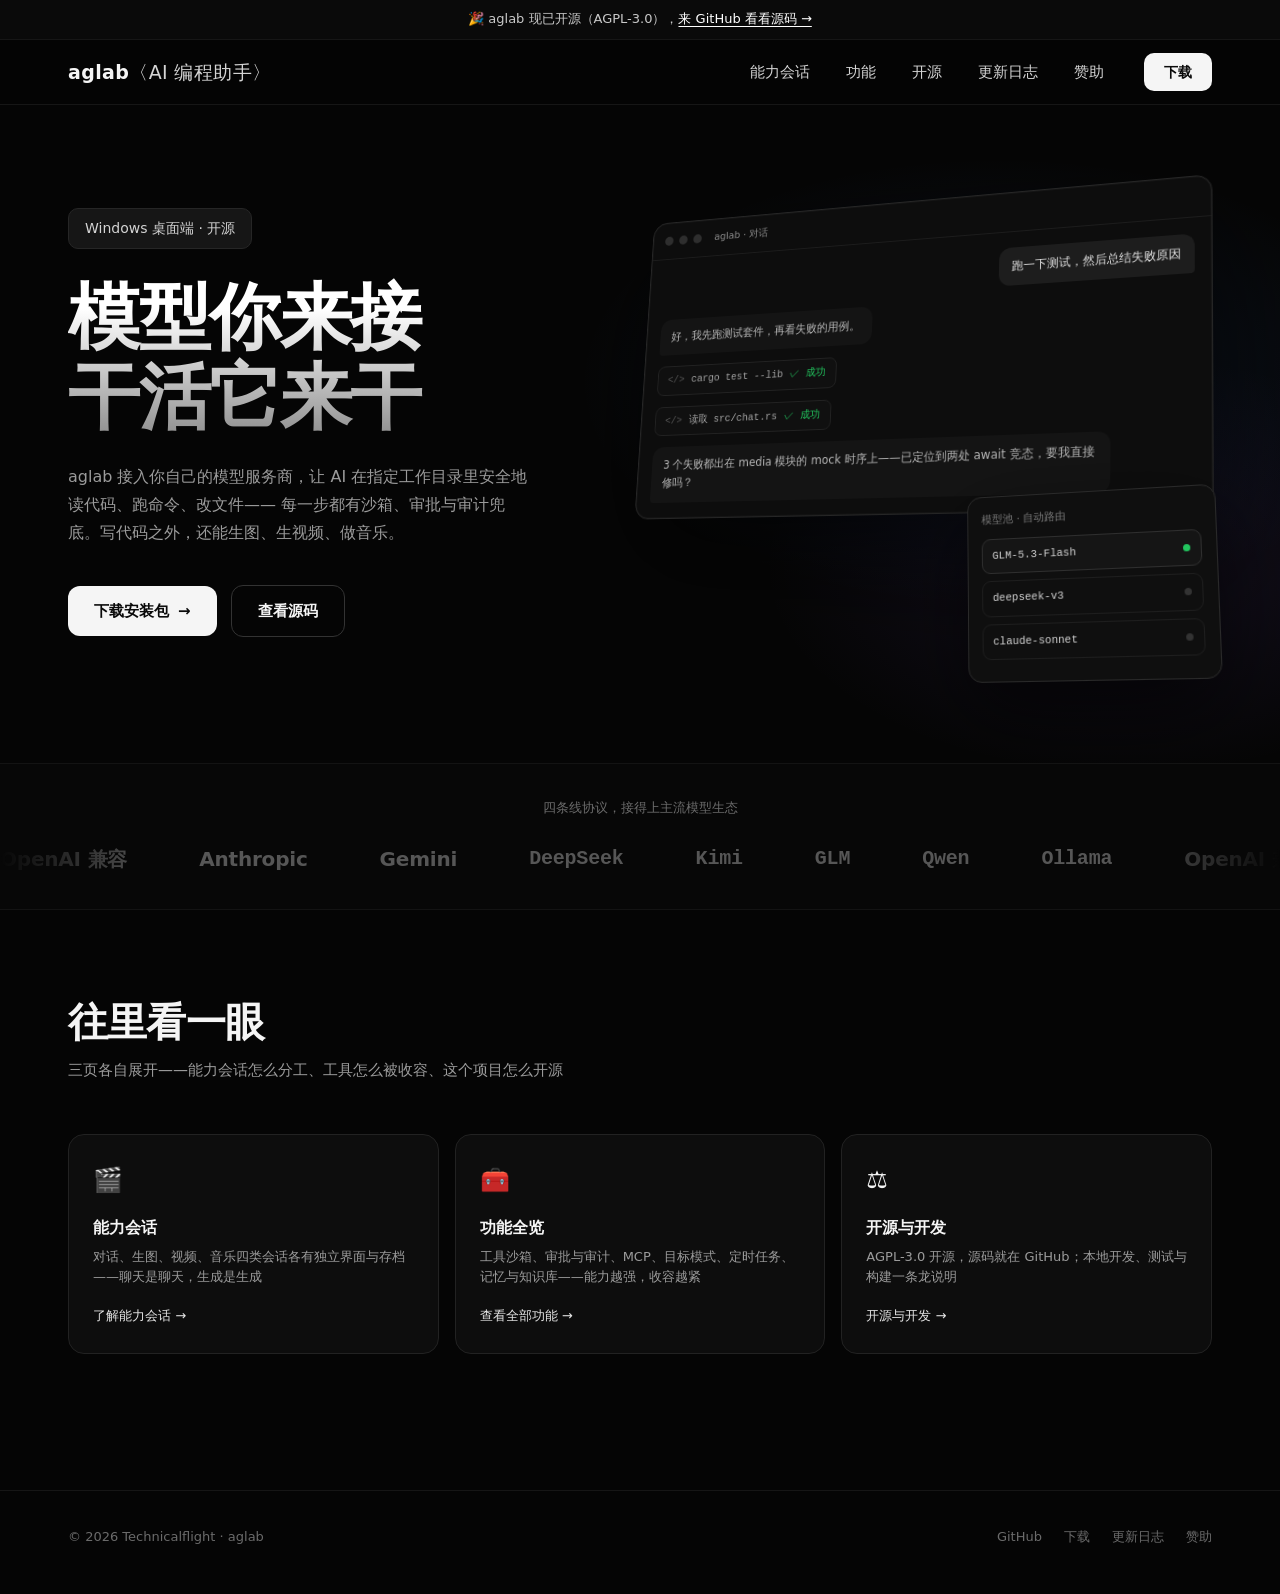
<file: index.html>
<!doctype html>
<html lang="zh-CN">
<head>
<meta charset="utf-8" />
<meta name="viewport" content="width=device-width, initial-scale=1.0, viewport-fit=cover" />
<title>aglab — 跑在你桌面上的 AI 编程助手</title>
<meta name="description" content="aglab 是一个 Windows 桌面端 AI 编程助手：接入你自己的模型服务商，在工作目录里安全地读代码、跑命令、改文件；支持生图/视频/音乐与多模态识别。开源（AGPL-3.0）。" />
<link rel="icon" type="image/png" href="assets/icon.png" />
<link rel="stylesheet" href="styles.css" />
</head>
<body>

<div class="announce">🎉 aglab 现已开源（AGPL-3.0），<a href="https://github.com/Technicalflight/aglab" target="_blank" rel="noopener">来 GitHub 看看源码 →</a></div>

<nav>
  <div class="wrap nav-in">
    <a class="logo" href="index.html">aglab<span class="bracket">〈AI 编程助手〉</span></a>
    <div class="nav-links">
      <a href="sessions.html">能力会话</a>
      <a href="features.html">功能</a>
      <a href="opensource.html">开源</a>
      <a href="changelog.html">更新日志</a>
      <a href="sponsor.html">赞助</a>
    </div>
    <a class="nav-cta" href="https://github.com/Technicalflight/aglab/releases" target="_blank" rel="noopener">下载</a>
  </div>
</nav>

<header class="hero">
  <div class="wrap hero-grid">
    <div>
      <span class="hero-badge">Windows 桌面端 · 开源</span>
      <h1>模型你来接<br />干活它来干</h1>
      <p class="sub">
        aglab 接入你自己的模型服务商，让 AI 在指定工作目录里安全地读代码、跑命令、改文件——
        每一步都有沙箱、审批与审计兜底。写代码之外，还能生图、生视频、做音乐。
      </p>
      <div class="cta">
        <a class="btn btn-primary" href="https://github.com/Technicalflight/aglab/releases" target="_blank" rel="noopener">
          下载安装包 <span class="arrow">→</span>
        </a>
        <a class="btn btn-ghost" href="https://github.com/Technicalflight/aglab" target="_blank" rel="noopener">查看源码</a>
      </div>
    </div>

    <!-- 纯 CSS 手绘的应用界面透视模型 -->
    <div class="stage" aria-hidden="true">
      <div class="mockup">
        <div class="mock-bar"><span class="dot"></span><span class="dot"></span><span class="dot"></span><span class="t" style="margin-left:8px">aglab · 对话</span></div>
        <div class="mock-body">
          <div class="bub bub-user">跑一下测试，然后总结失败原因</div>
          <div class="bub bub-ai">好，我先跑测试套件，再看失败的用例。</div>
          <span class="tool"><span class="tag">&lt;/&gt;</span> cargo test --lib <span class="ok">✓ 成功</span></span>
          <span class="tool"><span class="tag">&lt;/&gt;</span> 读取 src/chat.rs <span class="ok">✓ 成功</span></span>
          <div class="bub bub-ai">3 个失败都出在 media 模块的 mock 时序上——已定位到两处 await 竞态，要我直接修吗？</div>
        </div>
      </div>
      <div class="float-card">
        <h4>模型池 · 自动路由</h4>
        <div class="pool-row active"><span class="nm">GLM-5.3-Flash</span><span class="st"></span></div>
        <div class="pool-row"><span class="nm">deepseek-v3</span><span class="st off"></span></div>
        <div class="pool-row"><span class="nm">claude-sonnet</span><span class="st off"></span></div>
      </div>
    </div>
  </div>
</header>

<div class="trust">
  <div class="wrap"><div class="trust-label">四条线协议，接得上主流模型生态</div></div>
  <div class="marquee">
    <div class="marquee-track">
      <span>OpenAI 兼容</span><span>Anthropic</span><span>Gemini</span><span class="mono">DeepSeek</span><span class="mono">Kimi</span><span class="mono">GLM</span><span class="mono">Qwen</span><span class="mono">Ollama</span>
    </div>
    <div class="marquee-track" aria-hidden="true">
      <span>OpenAI 兼容</span><span>Anthropic</span><span>Gemini</span><span class="mono">DeepSeek</span><span class="mono">Kimi</span><span class="mono">GLM</span><span class="mono">Qwen</span><span class="mono">Ollama</span>
    </div>
  </div>
</div>

<section>
  <div class="wrap">
    <div class="sec-head">
      <h2>往里看一眼</h2>
      <p>三页各自展开——能力会话怎么分工、工具怎么被收容、这个项目怎么开源</p>
    </div>
    <div class="features">
      <a class="link-card" href="sessions.html">
        <span class="em">🎬</span>
        <h3>能力会话</h3>
        <p>对话、生图、视频、音乐四类会话各有独立界面与存档——聊天是聊天，生成是生成</p>
        <span class="go">了解能力会话 →</span>
      </a>
      <a class="link-card" href="features.html">
        <span class="em">🧰</span>
        <h3>功能全览</h3>
        <p>工具沙箱、审批与审计、MCP、目标模式、定时任务、记忆与知识库——能力越强，收容越紧</p>
        <span class="go">查看全部功能 →</span>
      </a>
      <a class="link-card" href="opensource.html">
        <span class="em">⚖️</span>
        <h3>开源与开发</h3>
        <p>AGPL-3.0 开源，源码就在 GitHub；本地开发、测试与构建一条龙说明</p>
        <span class="go">开源与开发 →</span>
      </a>
    </div>
  </div>
</section>

<footer>
  <div class="wrap foot">
    <span>© 2026 Technicalflight · aglab</span>
    <div class="links">
      <a href="https://github.com/Technicalflight/aglab" target="_blank" rel="noopener">GitHub</a>
      <a href="https://github.com/Technicalflight/aglab/releases" target="_blank" rel="noopener">下载</a>
      <a href="changelog.html">更新日志</a><a href="sponsor.html">赞助</a>
    </div>
  </div>
</footer>

</body>
</html>
</file>
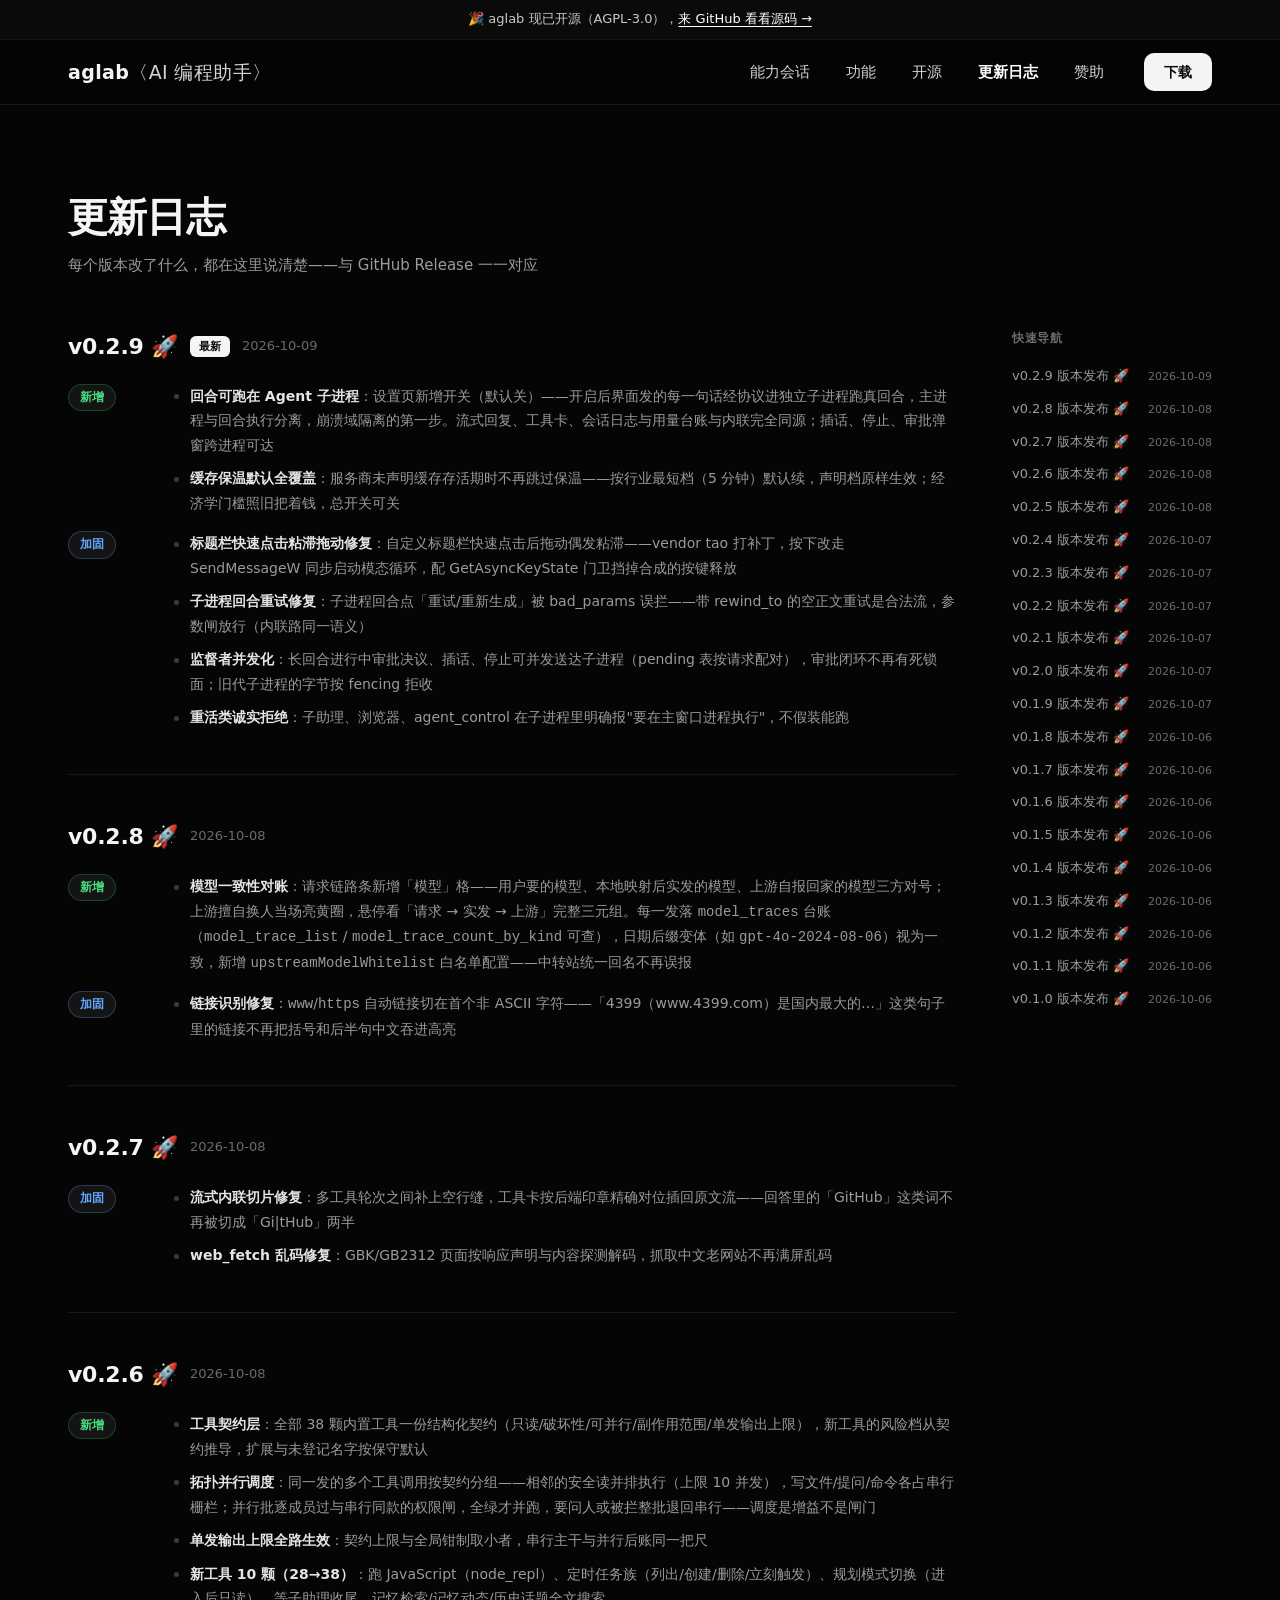
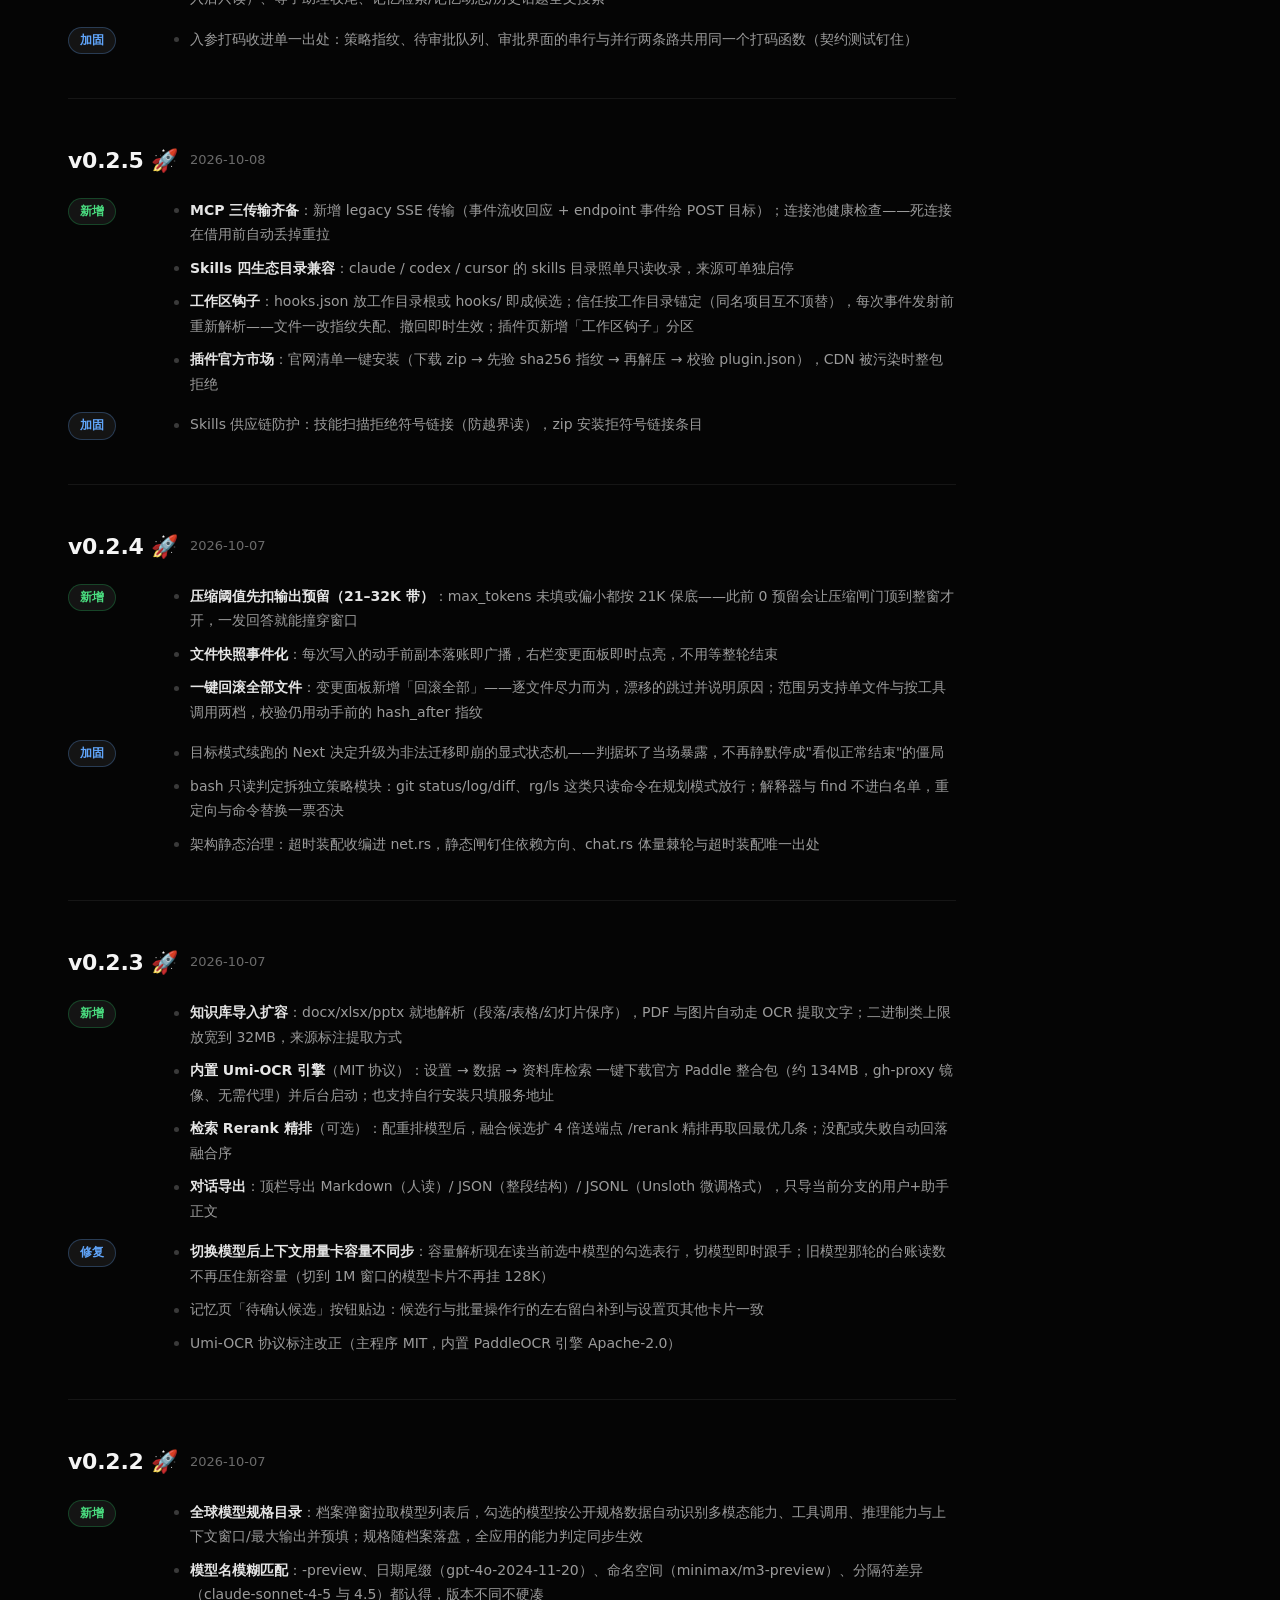
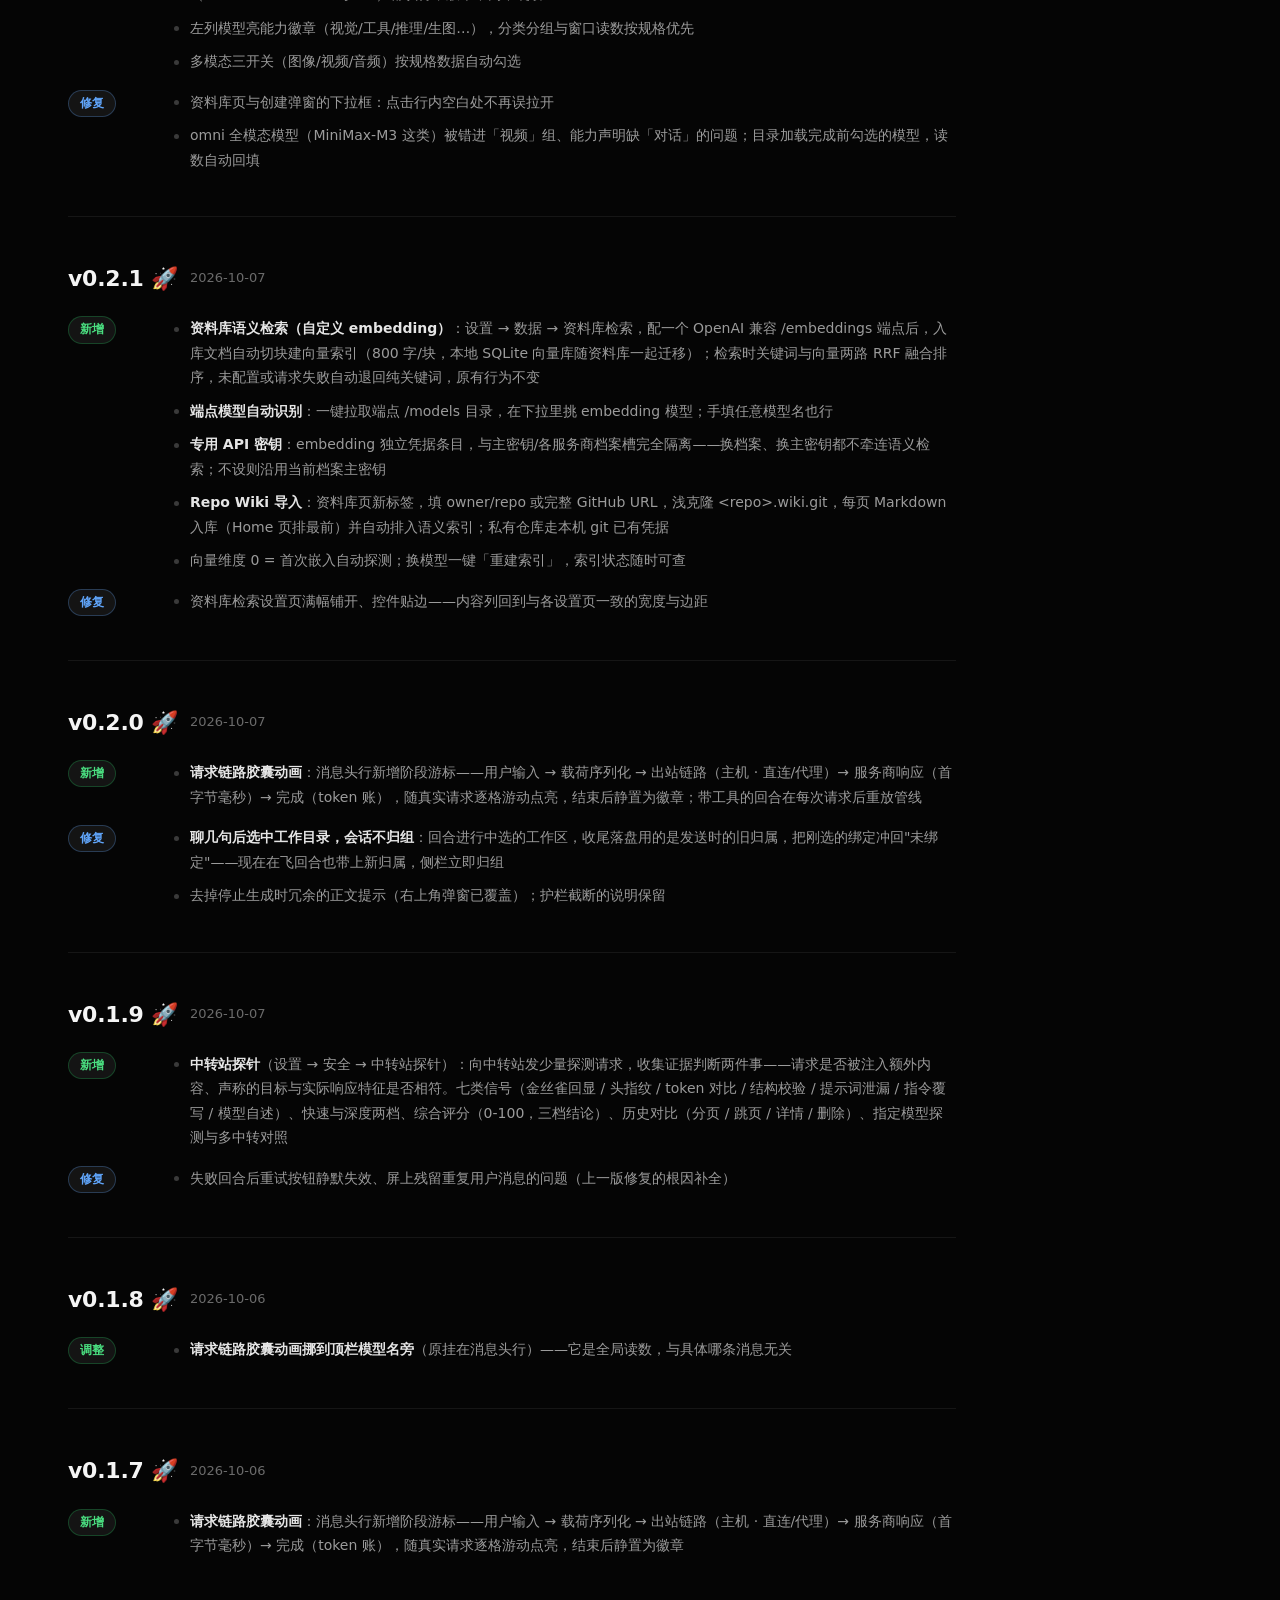
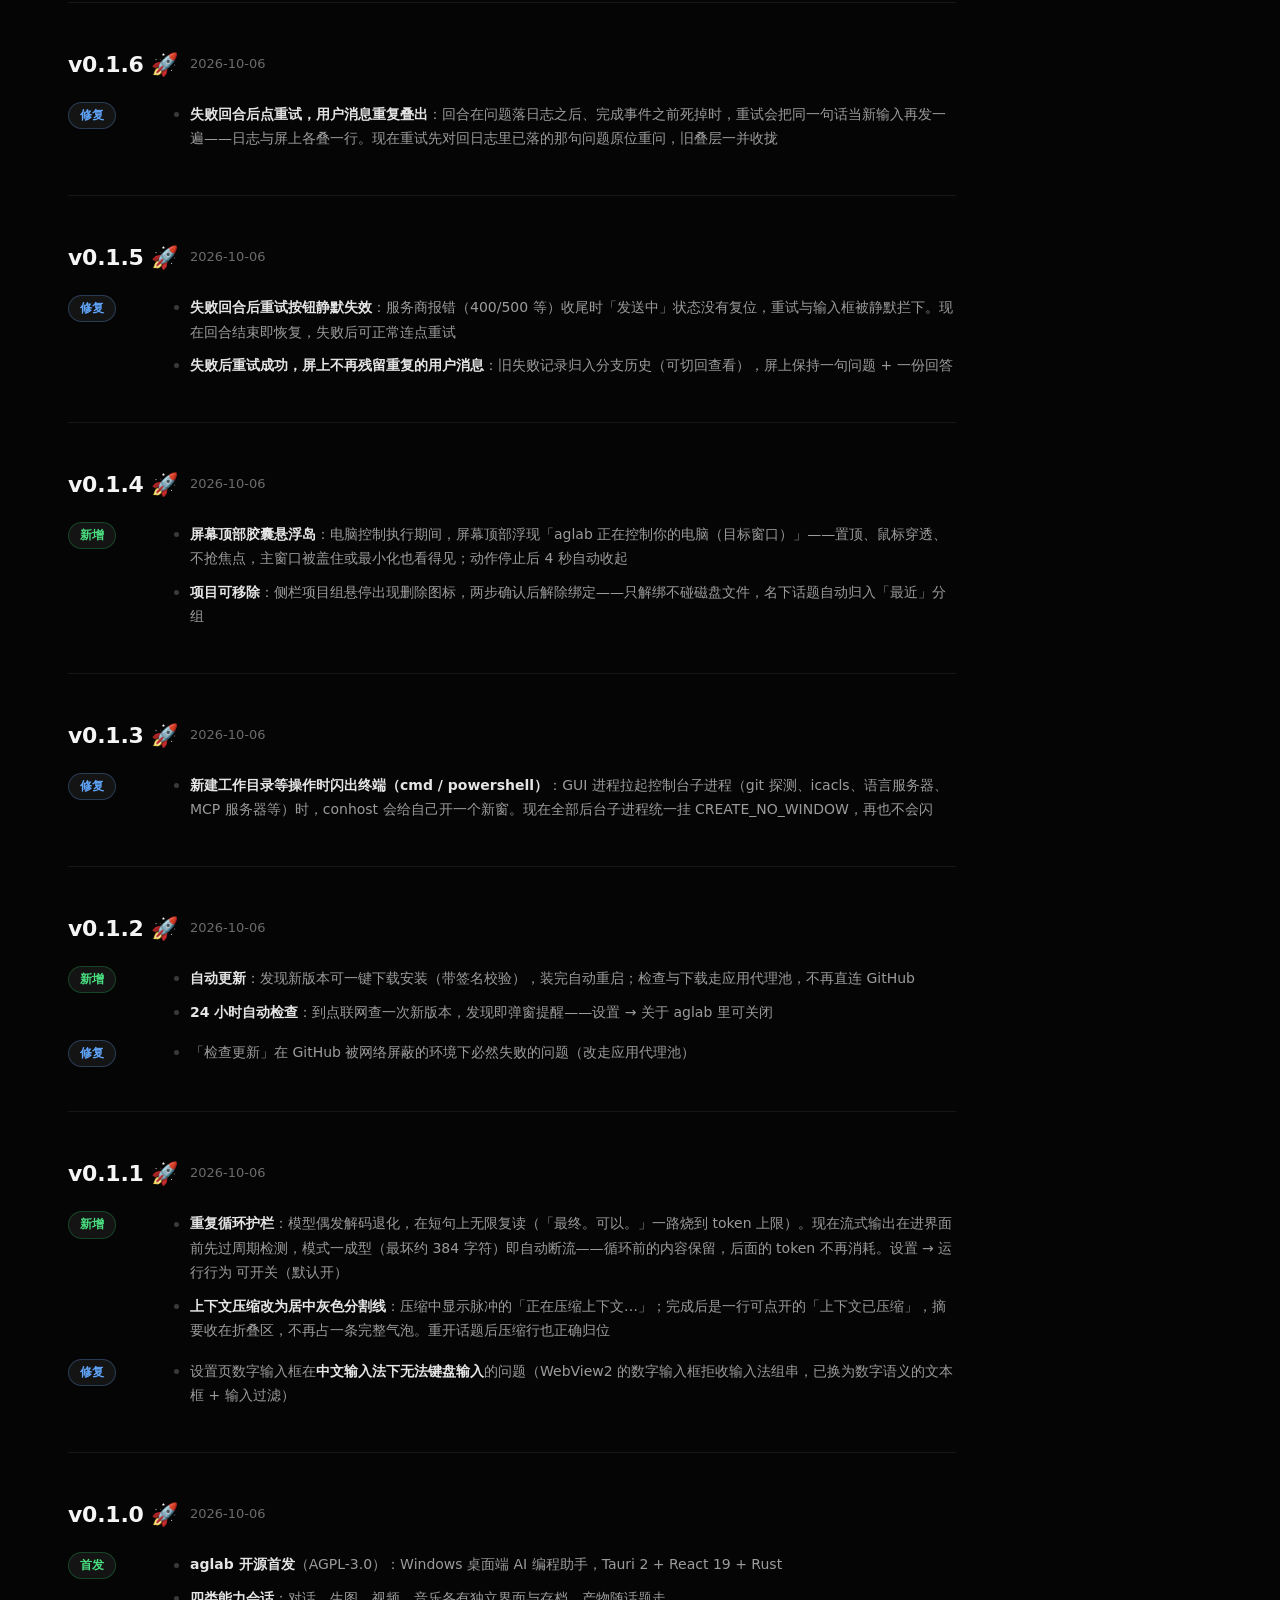
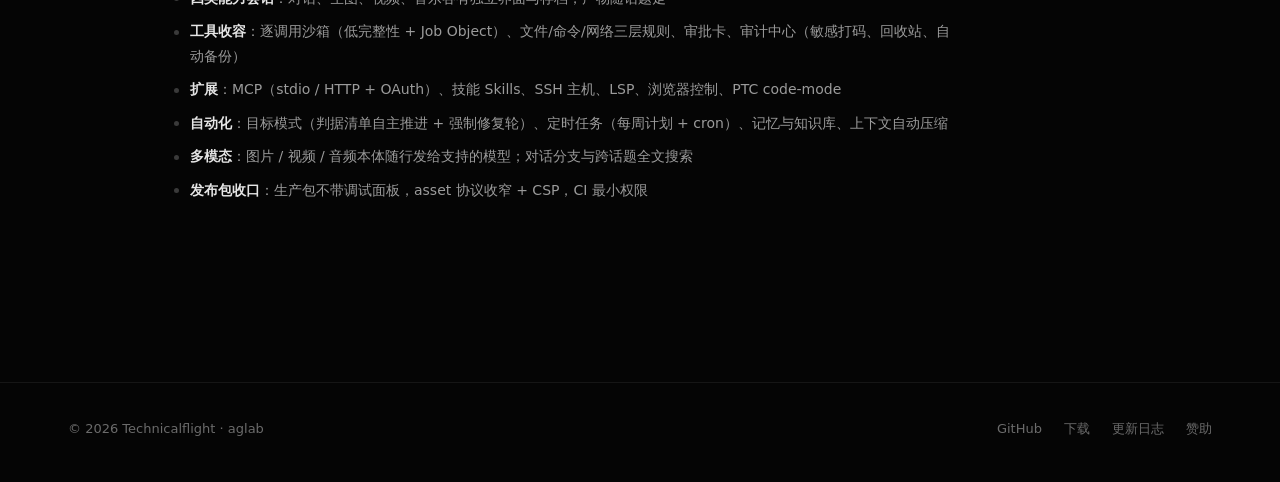
<file: changelog.html>
<!doctype html>
<html lang="zh-CN">
<head>
<meta charset="utf-8" />
<meta name="viewport" content="width=device-width, initial-scale=1.0, viewport-fit=cover" />
<title>更新日志 — aglab</title>
<meta name="description" content="aglab 的每个版本改了什么：新功能、修复与构建说明，与 GitHub Release 一一对应。" />
<link rel="icon" type="image/png" href="assets/icon.png" />
<link rel="stylesheet" href="styles.css" />
</head>
<body>

<div class="announce">🎉 aglab 现已开源（AGPL-3.0），<a href="https://github.com/Technicalflight/aglab" target="_blank" rel="noopener">来 GitHub 看看源码 →</a></div>

<nav>
  <div class="wrap nav-in">
    <a class="logo" href="index.html">aglab<span class="bracket">〈AI 编程助手〉</span></a>
    <div class="nav-links">
      <a href="sessions.html">能力会话</a>
      <a href="features.html">功能</a>
      <a href="opensource.html">开源</a>
      <a class="active" href="changelog.html">更新日志</a>
      <a href="sponsor.html">赞助</a>
    </div>
    <a class="nav-cta" href="https://github.com/Technicalflight/aglab/releases" target="_blank" rel="noopener">下载</a>
  </div>
</nav>

<section>
  <div class="wrap">
    <div class="sec-head">
      <h2>更新日志</h2>
      <p>每个版本改了什么，都在这里说清楚——与 GitHub Release 一一对应</p>
    </div>

    <div class="cl-layout">
      <div class="cl-main">

        <article class="cl-entry" id="v0-2-9">
          <div class="cl-head">
            <a class="cl-ver" href="https://github.com/Technicalflight/aglab/releases/tag/v0.2.9" target="_blank" rel="noopener">v0.2.9 🚀</a>
            <span class="cl-badge">最新</span>
            <time class="cl-date" datetime="2026-10-09">2026-10-09</time>
          </div>
          <div class="cl-groups">
            <div class="cl-group">
              <span class="cl-tag add">新增</span>
              <ul>
                <li><strong>回合可跑在 Agent 子进程</strong>：设置页新增开关（默认关）——开启后界面发的每一句话经协议进独立子进程跑真回合，主进程与回合执行分离，崩溃域隔离的第一步。流式回复、工具卡、会话日志与用量台账与内联完全同源；插话、停止、审批弹窗跨进程可达</li>
                <li><strong>缓存保温默认全覆盖</strong>：服务商未声明缓存存活期时不再跳过保温——按行业最短档（5 分钟）默认续，声明档原样生效；经济学门槛照旧把着钱，总开关可关</li>
              </ul>
            </div>
            <div class="cl-group">
              <span class="cl-tag fix">加固</span>
              <ul>
                <li><strong>标题栏快速点击粘滞拖动修复</strong>：自定义标题栏快速点击后拖动偶发粘滞——vendor tao 打补丁，按下改走 SendMessageW 同步启动模态循环，配 GetAsyncKeyState 门卫挡掉合成的按键释放</li>
                <li><strong>子进程回合重试修复</strong>：子进程回合点「重试/重新生成」被 bad_params 误拦——带 rewind_to 的空正文重试是合法流，参数闸放行（内联路同一语义）</li>
                <li><strong>监督者并发化</strong>：长回合进行中审批决议、插话、停止可并发送达子进程（pending 表按请求配对），审批闭环不再有死锁面；旧代子进程的字节按 fencing 拒收</li>
                <li><strong>重活类诚实拒绝</strong>：子助理、浏览器、agent_control 在子进程里明确报"要在主窗口进程执行"，不假装能跑</li>
              </ul>
            </div>
          </div>
        </article>

        <article class="cl-entry" id="v0-2-8">
          <div class="cl-head">
            <a class="cl-ver" href="https://github.com/Technicalflight/aglab/releases/tag/v0.2.8" target="_blank" rel="noopener">v0.2.8 🚀</a>
            <time class="cl-date" datetime="2026-10-08">2026-10-08</time>
          </div>
          <div class="cl-groups">
            <div class="cl-group">
              <span class="cl-tag add">新增</span>
              <ul>
                <li><strong>模型一致性对账</strong>：请求链路条新增「模型」格——用户要的模型、本地映射后实发的模型、上游自报回家的模型三方对号；上游擅自换人当场亮黄圈，悬停看「请求 → 实发 → 上游」完整三元组。每一发落 <code>model_traces</code> 台账（<code>model_trace_list</code> / <code>model_trace_count_by_kind</code> 可查），日期后缀变体（如 <code>gpt-4o-2024-08-06</code>）视为一致，新增 <code>upstreamModelWhitelist</code> 白名单配置——中转站统一回名不再误报</li>
              </ul>
            </div>
            <div class="cl-group">
              <span class="cl-tag fix">加固</span>
              <ul>
                <li><strong>链接识别修复</strong>：<code>www</code>/<code>https</code> 自动链接切在首个非 ASCII 字符——「4399（www.4399.com）是国内最大的…」这类句子里的链接不再把括号和后半句中文吞进高亮</li>
              </ul>
            </div>
          </div>
        </article>

        <article class="cl-entry" id="v0-2-7">
          <div class="cl-head">
            <a class="cl-ver" href="https://github.com/Technicalflight/aglab/releases/tag/v0.2.7" target="_blank" rel="noopener">v0.2.7 🚀</a>
            <time class="cl-date" datetime="2026-10-08">2026-10-08</time>
          </div>
          <div class="cl-groups">
            <div class="cl-group">
              <span class="cl-tag fix">加固</span>
              <ul>
                <li><strong>流式内联切片修复</strong>：多工具轮次之间补上空行缝，工具卡按后端印章精确对位插回原文流——回答里的「GitHub」这类词不再被切成「Gi|tHub」两半</li>
                <li><strong>web_fetch 乱码修复</strong>：GBK/GB2312 页面按响应声明与内容探测解码，抓取中文老网站不再满屏乱码</li>
              </ul>
            </div>
          </div>
        </article>

        <article class="cl-entry" id="v0-2-6">
          <div class="cl-head">
            <a class="cl-ver" href="https://github.com/Technicalflight/aglab/releases/tag/v0.2.6" target="_blank" rel="noopener">v0.2.6 🚀</a>
            <time class="cl-date" datetime="2026-10-08">2026-10-08</time>
          </div>
          <div class="cl-groups">
            <div class="cl-group">
              <span class="cl-tag add">新增</span>
              <ul>
                <li><strong>工具契约层</strong>：全部 38 颗内置工具一份结构化契约（只读/破坏性/可并行/副作用范围/单发输出上限），新工具的风险档从契约推导，扩展与未登记名字按保守默认</li>
                <li><strong>拓扑并行调度</strong>：同一发的多个工具调用按契约分组——相邻的安全读并排执行（上限 10 并发），写文件/提问/命令各占串行栅栏；并行批逐成员过与串行同款的权限闸，全绿才并跑，要问人或被拦整批退回串行——调度是增益不是闸门</li>
                <li><strong>单发输出上限全路生效</strong>：契约上限与全局钳制取小者，串行主干与并行后账同一把尺</li>
                <li><strong>新工具 10 颗（28→38）</strong>：跑 JavaScript（node_repl）、定时任务族（列出/创建/删除/立刻触发）、规划模式切换（进入后只读）、等子助理收尾、记忆检索/记忆动态/历史话题全文搜索</li>
              </ul>
            </div>
            <div class="cl-group">
              <span class="cl-tag fix">加固</span>
              <ul>
                <li>入参打码收进单一出处：策略指纹、待审批队列、审批界面的串行与并行两条路共用同一个打码函数（契约测试钉住）</li>
              </ul>
            </div>
          </div>
        </article>

        <article class="cl-entry" id="v0-2-5">
          <div class="cl-head">
            <a class="cl-ver" href="https://github.com/Technicalflight/aglab/releases/tag/v0.2.5" target="_blank" rel="noopener">v0.2.5 🚀</a>
            <time class="cl-date" datetime="2026-10-08">2026-10-08</time>
          </div>
          <div class="cl-groups">
            <div class="cl-group">
              <span class="cl-tag add">新增</span>
              <ul>
                <li><strong>MCP 三传输齐备</strong>：新增 legacy SSE 传输（事件流收回应 + endpoint 事件给 POST 目标）；连接池健康检查——死连接在借用前自动丢掉重拉</li>
                <li><strong>Skills 四生态目录兼容</strong>：claude / codex / cursor 的 skills 目录照单只读收录，来源可单独启停</li>
                <li><strong>工作区钩子</strong>：hooks.json 放工作目录根或 hooks/ 即成候选；信任按工作目录锚定（同名项目互不顶替），每次事件发射前重新解析——文件一改指纹失配、撤回即时生效；插件页新增「工作区钩子」分区</li>
                <li><strong>插件官方市场</strong>：官网清单一键安装（下载 zip → 先验 sha256 指纹 → 再解压 → 校验 plugin.json），CDN 被污染时整包拒绝</li>
              </ul>
            </div>
            <div class="cl-group">
              <span class="cl-tag fix">加固</span>
              <ul>
                <li>Skills 供应链防护：技能扫描拒绝符号链接（防越界读），zip 安装拒符号链接条目</li>
              </ul>
            </div>
          </div>
        </article>

        <article class="cl-entry" id="v0-2-4">
          <div class="cl-head">
            <a class="cl-ver" href="https://github.com/Technicalflight/aglab/releases/tag/v0.2.4" target="_blank" rel="noopener">v0.2.4 🚀</a>
            <time class="cl-date" datetime="2026-10-07">2026-10-07</time>
          </div>
          <div class="cl-groups">
            <div class="cl-group">
              <span class="cl-tag add">新增</span>
              <ul>
                <li><strong>压缩阈值先扣输出预留（21–32K 带）</strong>：max_tokens 未填或偏小都按 21K 保底——此前 0 预留会让压缩闸门顶到整窗才开，一发回答就能撞穿窗口</li>
                <li><strong>文件快照事件化</strong>：每次写入的动手前副本落账即广播，右栏变更面板即时点亮，不用等整轮结束</li>
                <li><strong>一键回滚全部文件</strong>：变更面板新增「回滚全部」——逐文件尽力而为，漂移的跳过并说明原因；范围另支持单文件与按工具调用两档，校验仍用动手前的 hash_after 指纹</li>
              </ul>
            </div>
            <div class="cl-group">
              <span class="cl-tag fix">加固</span>
              <ul>
                <li>目标模式续跑的 Next 决定升级为非法迁移即崩的显式状态机——判据坏了当场暴露，不再静默停成"看似正常结束"的僵局</li>
                <li>bash 只读判定拆独立策略模块：git status/log/diff、rg/ls 这类只读命令在规划模式放行；解释器与 find 不进白名单，重定向与命令替换一票否决</li>
                <li>架构静态治理：超时装配收编进 net.rs，静态闸钉住依赖方向、chat.rs 体量棘轮与超时装配唯一出处</li>
              </ul>
            </div>
          </div>
        </article>

        <article class="cl-entry" id="v0-2-3">
          <div class="cl-head">
            <a class="cl-ver" href="https://github.com/Technicalflight/aglab/releases/tag/v0.2.3" target="_blank" rel="noopener">v0.2.3 🚀</a>
            <time class="cl-date" datetime="2026-10-07">2026-10-07</time>
          </div>
          <div class="cl-groups">
            <div class="cl-group">
              <span class="cl-tag add">新增</span>
              <ul>
                <li><strong>知识库导入扩容</strong>：docx/xlsx/pptx 就地解析（段落/表格/幻灯片保序），PDF 与图片自动走 OCR 提取文字；二进制类上限放宽到 32MB，来源标注提取方式</li>
                <li><strong>内置 Umi-OCR 引擎</strong>（MIT 协议）：设置 → 数据 → 资料库检索 一键下载官方 Paddle 整合包（约 134MB，gh-proxy 镜像、无需代理）并后台启动；也支持自行安装只填服务地址</li>
                <li><strong>检索 Rerank 精排</strong>（可选）：配重排模型后，融合候选扩 4 倍送端点 /rerank 精排再取回最优几条；没配或失败自动回落融合序</li>
                <li><strong>对话导出</strong>：顶栏导出 Markdown（人读）/ JSON（整段结构）/ JSONL（Unsloth 微调格式），只导当前分支的用户+助手正文</li>
              </ul>
            </div>
            <div class="cl-group">
              <span class="cl-tag fix">修复</span>
              <ul>
                <li><strong>切换模型后上下文用量卡容量不同步</strong>：容量解析现在读当前选中模型的勾选表行，切模型即时跟手；旧模型那轮的台账读数不再压住新容量（切到 1M 窗口的模型卡片不再挂 128K）</li>
                <li>记忆页「待确认候选」按钮贴边：候选行与批量操作行的左右留白补到与设置页其他卡片一致</li>
                <li>Umi-OCR 协议标注改正（主程序 MIT，内置 PaddleOCR 引擎 Apache-2.0）</li>
              </ul>
            </div>
          </div>
        </article>

        <article class="cl-entry" id="v0-2-2">
          <div class="cl-head">
            <a class="cl-ver" href="https://github.com/Technicalflight/aglab/releases/tag/v0.2.2" target="_blank" rel="noopener">v0.2.2 🚀</a>
            <time class="cl-date" datetime="2026-10-07">2026-10-07</time>
          </div>
          <div class="cl-groups">
            <div class="cl-group">
              <span class="cl-tag add">新增</span>
              <ul>
                <li><strong>全球模型规格目录</strong>：档案弹窗拉取模型列表后，勾选的模型按公开规格数据自动识别多模态能力、工具调用、推理能力与上下文窗口/最大输出并预填；规格随档案落盘，全应用的能力判定同步生效</li>
                <li><strong>模型名模糊匹配</strong>：-preview、日期尾缀（gpt-4o-2024-11-20）、命名空间（minimax/m3-preview）、分隔符差异（claude-sonnet-4-5 与 4.5）都认得，版本不同不硬凑</li>
                <li>左列模型亮能力徽章（视觉/工具/推理/生图…），分类分组与窗口读数按规格优先</li>
                <li>多模态三开关（图像/视频/音频）按规格数据自动勾选</li>
              </ul>
            </div>
            <div class="cl-group">
              <span class="cl-tag fix">修复</span>
              <ul>
                <li>资料库页与创建弹窗的下拉框：点击行内空白处不再误拉开</li>
                <li>omni 全模态模型（MiniMax-M3 这类）被错进「视频」组、能力声明缺「对话」的问题；目录加载完成前勾选的模型，读数自动回填</li>
              </ul>
            </div>
          </div>
        </article>

        <article class="cl-entry" id="v0-2-1">
          <div class="cl-head">
            <a class="cl-ver" href="https://github.com/Technicalflight/aglab/releases/tag/v0.2.1" target="_blank" rel="noopener">v0.2.1 🚀</a>
            <time class="cl-date" datetime="2026-10-07">2026-10-07</time>
          </div>
          <div class="cl-groups">
            <div class="cl-group">
              <span class="cl-tag add">新增</span>
              <ul>
                <li><strong>资料库语义检索（自定义 embedding）</strong>：设置 → 数据 → 资料库检索，配一个 OpenAI 兼容 /embeddings 端点后，入库文档自动切块建向量索引（800 字/块，本地 SQLite 向量库随资料库一起迁移）；检索时关键词与向量两路 RRF 融合排序，未配置或请求失败自动退回纯关键词，原有行为不变</li>
                <li><strong>端点模型自动识别</strong>：一键拉取端点 /models 目录，在下拉里挑 embedding 模型；手填任意模型名也行</li>
                <li><strong>专用 API 密钥</strong>：embedding 独立凭据条目，与主密钥/各服务商档案槽完全隔离——换档案、换主密钥都不牵连语义检索；不设则沿用当前档案主密钥</li>
                <li><strong>Repo Wiki 导入</strong>：资料库页新标签，填 owner/repo 或完整 GitHub URL，浅克隆 &lt;repo&gt;.wiki.git，每页 Markdown 入库（Home 页排最前）并自动排入语义索引；私有仓库走本机 git 已有凭据</li>
                <li>向量维度 0 = 首次嵌入自动探测；换模型一键「重建索引」，索引状态随时可查</li>
              </ul>
            </div>
            <div class="cl-group">
              <span class="cl-tag fix">修复</span>
              <ul>
                <li>资料库检索设置页满幅铺开、控件贴边——内容列回到与各设置页一致的宽度与边距</li>
              </ul>
            </div>
          </div>
        </article>

        <article class="cl-entry" id="v0-2-0">
          <div class="cl-head">
            <a class="cl-ver" href="https://github.com/Technicalflight/aglab/releases/tag/v0.2.0" target="_blank" rel="noopener">v0.2.0 🚀</a>
            <time class="cl-date" datetime="2026-10-07">2026-10-07</time>
          </div>
          <div class="cl-groups">
            <div class="cl-group">
              <span class="cl-tag add">新增</span>
              <ul>
                <li><strong>请求链路胶囊动画</strong>：消息头行新增阶段游标——用户输入 → 载荷序列化 → 出站链路（主机 · 直连/代理）→ 服务商响应（首字节毫秒）→ 完成（token 账），随真实请求逐格游动点亮，结束后静置为徽章；带工具的回合在每次请求后重放管线</li>
              </ul>
            </div>
            <div class="cl-group">
              <span class="cl-tag fix">修复</span>
              <ul>
                <li><strong>聊几句后选中工作目录，会话不归组</strong>：回合进行中选的工作区，收尾落盘用的是发送时的旧归属，把刚选的绑定冲回"未绑定"——现在在飞回合也带上新归属，侧栏立即归组</li>
                <li>去掉停止生成时冗余的正文提示（右上角弹窗已覆盖）；护栏截断的说明保留</li>
              </ul>
            </div>
          </div>
        </article>

        <article class="cl-entry" id="v0-1-9">
          <div class="cl-head">
            <a class="cl-ver" href="https://github.com/Technicalflight/aglab/releases/tag/v0.1.9" target="_blank" rel="noopener">v0.1.9 🚀</a>
            <time class="cl-date" datetime="2026-10-07">2026-10-07</time>
          </div>
          <div class="cl-groups">
            <div class="cl-group">
              <span class="cl-tag add">新增</span>
              <ul>
                <li><strong>中转站探针</strong>（设置 → 安全 → 中转站探针）：向中转站发少量探测请求，收集证据判断两件事——请求是否被注入额外内容、声称的目标与实际响应特征是否相符。七类信号（金丝雀回显 / 头指纹 / token 对比 / 结构校验 / 提示词泄漏 / 指令覆写 / 模型自述）、快速与深度两档、综合评分（0-100，三档结论）、历史对比（分页 / 跳页 / 详情 / 删除）、指定模型探测与多中转对照</li>
              </ul>
            </div>
            <div class="cl-group">
              <span class="cl-tag fix">修复</span>
              <ul>
                <li>失败回合后重试按钮静默失效、屏上残留重复用户消息的问题（上一版修复的根因补全）</li>
              </ul>
            </div>
          </div>
        </article>

        <article class="cl-entry" id="v0-1-8">
          <div class="cl-head">
            <a class="cl-ver" href="https://github.com/Technicalflight/aglab/releases/tag/v0.1.8" target="_blank" rel="noopener">v0.1.8 🚀</a>
            <time class="cl-date" datetime="2026-10-06">2026-10-06</time>
          </div>
          <div class="cl-groups">
            <div class="cl-group">
              <span class="cl-tag add">调整</span>
              <ul>
                <li><strong>请求链路胶囊动画挪到顶栏模型名旁</strong>（原挂在消息头行）——它是全局读数，与具体哪条消息无关</li>
              </ul>
            </div>
          </div>
        </article>

        <article class="cl-entry" id="v0-1-7">
          <div class="cl-head">
            <a class="cl-ver" href="https://github.com/Technicalflight/aglab/releases/tag/v0.1.7" target="_blank" rel="noopener">v0.1.7 🚀</a>
            <time class="cl-date" datetime="2026-10-06">2026-10-06</time>
          </div>
          <div class="cl-groups">
            <div class="cl-group">
              <span class="cl-tag add">新增</span>
              <ul>
                <li><strong>请求链路胶囊动画</strong>：消息头行新增阶段游标——用户输入 → 载荷序列化 → 出站链路（主机 · 直连/代理）→ 服务商响应（首字节毫秒）→ 完成（token 账），随真实请求逐格游动点亮，结束后静置为徽章</li>
              </ul>
            </div>
          </div>
        </article>

        <article class="cl-entry" id="v0-1-6">
          <div class="cl-head">
            <a class="cl-ver" href="https://github.com/Technicalflight/aglab/releases/tag/v0.1.6" target="_blank" rel="noopener">v0.1.6 🚀</a>
            <time class="cl-date" datetime="2026-10-06">2026-10-06</time>
          </div>
          <div class="cl-groups">
            <div class="cl-group">
              <span class="cl-tag fix">修复</span>
              <ul>
                <li><strong>失败回合后点重试，用户消息重复叠出</strong>：回合在问题落日志之后、完成事件之前死掉时，重试会把同一句话当新输入再发一遍——日志与屏上各叠一行。现在重试先对回日志里已落的那句问题原位重问，旧叠层一并收拢</li>
              </ul>
            </div>
          </div>
        </article>

        <article class="cl-entry" id="v0-1-5">
          <div class="cl-head">
            <a class="cl-ver" href="https://github.com/Technicalflight/aglab/releases/tag/v0.1.5" target="_blank" rel="noopener">v0.1.5 🚀</a>
            <time class="cl-date" datetime="2026-10-06">2026-10-06</time>
          </div>
          <div class="cl-groups">
            <div class="cl-group">
              <span class="cl-tag fix">修复</span>
              <ul>
                <li><strong>失败回合后重试按钮静默失效</strong>：服务商报错（400/500 等）收尾时「发送中」状态没有复位，重试与输入框被静默拦下。现在回合结束即恢复，失败后可正常连点重试</li>
                <li><strong>失败后重试成功，屏上不再残留重复的用户消息</strong>：旧失败记录归入分支历史（可切回查看），屏上保持一句问题 + 一份回答</li>
              </ul>
            </div>
          </div>
        </article>

        <article class="cl-entry" id="v0-1-4">
          <div class="cl-head">
            <a class="cl-ver" href="https://github.com/Technicalflight/aglab/releases/tag/v0.1.4" target="_blank" rel="noopener">v0.1.4 🚀</a>
            <time class="cl-date" datetime="2026-10-06">2026-10-06</time>
          </div>
          <div class="cl-groups">
            <div class="cl-group">
              <span class="cl-tag add">新增</span>
              <ul>
                <li><strong>屏幕顶部胶囊悬浮岛</strong>：电脑控制执行期间，屏幕顶部浮现「aglab 正在控制你的电脑（目标窗口）」——置顶、鼠标穿透、不抢焦点，主窗口被盖住或最小化也看得见；动作停止后 4 秒自动收起</li>
                <li><strong>项目可移除</strong>：侧栏项目组悬停出现删除图标，两步确认后解除绑定——只解绑不碰磁盘文件，名下话题自动归入「最近」分组</li>
              </ul>
            </div>
          </div>
        </article>

        <article class="cl-entry" id="v0-1-3">
          <div class="cl-head">
            <a class="cl-ver" href="https://github.com/Technicalflight/aglab/releases/tag/v0.1.3" target="_blank" rel="noopener">v0.1.3 🚀</a>
            <time class="cl-date" datetime="2026-10-06">2026-10-06</time>
          </div>
          <div class="cl-groups">
            <div class="cl-group">
              <span class="cl-tag fix">修复</span>
              <ul>
                <li><strong>新建工作目录等操作时闪出终端（cmd / powershell）</strong>：GUI 进程拉起控制台子进程（git 探测、icacls、语言服务器、MCP 服务器等）时，conhost 会给自己开一个新窗。现在全部后台子进程统一挂 <span class="mono">CREATE_NO_WINDOW</span>，再也不会闪</li>
              </ul>
            </div>
          </div>
        </article>

        <article class="cl-entry" id="v0-1-2">
          <div class="cl-head">
            <a class="cl-ver" href="https://github.com/Technicalflight/aglab/releases/tag/v0.1.2" target="_blank" rel="noopener">v0.1.2 🚀</a>
            <time class="cl-date" datetime="2026-10-06">2026-10-06</time>
          </div>
          <div class="cl-groups">
            <div class="cl-group">
              <span class="cl-tag add">新增</span>
              <ul>
                <li><strong>自动更新</strong>：发现新版本可一键下载安装（带签名校验），装完自动重启；检查与下载走应用代理池，不再直连 GitHub</li>
                <li><strong>24 小时自动检查</strong>：到点联网查一次新版本，发现即弹窗提醒——设置 → 关于 aglab 里可关闭</li>
              </ul>
            </div>
            <div class="cl-group">
              <span class="cl-tag fix">修复</span>
              <ul>
                <li>「检查更新」在 GitHub 被网络屏蔽的环境下必然失败的问题（改走应用代理池）</li>
              </ul>
            </div>
          </div>
        </article>

        <article class="cl-entry" id="v0-1-1">
          <div class="cl-head">
            <a class="cl-ver" href="https://github.com/Technicalflight/aglab/releases/tag/v0.1.1" target="_blank" rel="noopener">v0.1.1 🚀</a>
            <time class="cl-date" datetime="2026-10-06">2026-10-06</time>
          </div>
          <div class="cl-groups">
            <div class="cl-group">
              <span class="cl-tag add">新增</span>
              <ul>
                <li><strong>重复循环护栏</strong>：模型偶发解码退化，在短句上无限复读（「最终。可以。」一路烧到 token 上限）。现在流式输出在进界面前先过周期检测，模式一成型（最坏约 384 字符）即自动断流——循环前的内容保留，后面的 token 不再消耗。设置 → 运行行为 可开关（默认开）</li>
                <li><strong>上下文压缩改为居中灰色分割线</strong>：压缩中显示脉冲的「正在压缩上下文…」；完成后是一行可点开的「上下文已压缩」，摘要收在折叠区，不再占一条完整气泡。重开话题后压缩行也正确归位</li>
              </ul>
            </div>
            <div class="cl-group">
              <span class="cl-tag fix">修复</span>
              <ul>
                <li>设置页数字输入框在<strong>中文输入法下无法键盘输入</strong>的问题（WebView2 的数字输入框拒收输入法组串，已换为数字语义的文本框 + 输入过滤）</li>
              </ul>
            </div>
          </div>
        </article>

        <article class="cl-entry" id="v0-1-0">
          <div class="cl-head">
            <a class="cl-ver" href="https://github.com/Technicalflight/aglab/releases/tag/v0.1.0" target="_blank" rel="noopener">v0.1.0 🚀</a>
            <time class="cl-date" datetime="2026-10-06">2026-10-06</time>
          </div>
          <div class="cl-groups">
            <div class="cl-group">
              <span class="cl-tag add">首发</span>
              <ul>
                <li><strong>aglab 开源首发</strong>（AGPL-3.0）：Windows 桌面端 AI 编程助手，Tauri 2 + React 19 + Rust</li>
                <li><strong>四类能力会话</strong>：对话、生图、视频、音乐各有独立界面与存档，产物随话题走</li>
                <li><strong>工具收容</strong>：逐调用沙箱（低完整性 + Job Object）、文件/命令/网络三层规则、审批卡、审计中心（敏感打码、回收站、自动备份）</li>
                <li><strong>扩展</strong>：MCP（stdio / HTTP + OAuth）、技能 Skills、SSH 主机、LSP、浏览器控制、PTC code-mode</li>
                <li><strong>自动化</strong>：目标模式（判据清单自主推进 + 强制修复轮）、定时任务（每周计划 + cron）、记忆与知识库、上下文自动压缩</li>
                <li><strong>多模态</strong>：图片 / 视频 / 音频本体随行发给支持的模型；对话分支与跨话题全文搜索</li>
                <li><strong>发布包收口</strong>：生产包不带调试面板，asset 协议收窄 + CSP，CI 最小权限</li>
              </ul>
            </div>
          </div>
        </article>

      </div>

      <aside class="cl-nav" aria-label="版本快速导航">
        <h4>快速导航</h4>
        <a href="#v0-2-9">v0.2.9 版本发布 🚀<span class="cl-nav-date">2026-10-09</span></a>
        <a href="#v0-2-8">v0.2.8 版本发布 🚀<span class="cl-nav-date">2026-10-08</span></a>
        <a href="#v0-2-7">v0.2.7 版本发布 🚀<span class="cl-nav-date">2026-10-08</span></a>
        <a href="#v0-2-6">v0.2.6 版本发布 🚀<span class="cl-nav-date">2026-10-08</span></a>
        <a href="#v0-2-5">v0.2.5 版本发布 🚀<span class="cl-nav-date">2026-10-08</span></a>
        <a href="#v0-2-4">v0.2.4 版本发布 🚀<span class="cl-nav-date">2026-10-07</span></a>
        <a href="#v0-2-3">v0.2.3 版本发布 🚀<span class="cl-nav-date">2026-10-07</span></a>
        <a href="#v0-2-2">v0.2.2 版本发布 🚀<span class="cl-nav-date">2026-10-07</span></a>
        <a href="#v0-2-1">v0.2.1 版本发布 🚀<span class="cl-nav-date">2026-10-07</span></a>
        <a href="#v0-2-0">v0.2.0 版本发布 🚀<span class="cl-nav-date">2026-10-07</span></a>
        <a href="#v0-1-9">v0.1.9 版本发布 🚀<span class="cl-nav-date">2026-10-07</span></a>
        <a href="#v0-1-8">v0.1.8 版本发布 🚀<span class="cl-nav-date">2026-10-06</span></a>
        <a href="#v0-1-7">v0.1.7 版本发布 🚀<span class="cl-nav-date">2026-10-06</span></a>
        <a href="#v0-1-6">v0.1.6 版本发布 🚀<span class="cl-nav-date">2026-10-06</span></a>
        <a href="#v0-1-5">v0.1.5 版本发布 🚀<span class="cl-nav-date">2026-10-06</span></a>
        <a href="#v0-1-4">v0.1.4 版本发布 🚀<span class="cl-nav-date">2026-10-06</span></a>
        <a href="#v0-1-3">v0.1.3 版本发布 🚀<span class="cl-nav-date">2026-10-06</span></a>
        <a href="#v0-1-2">v0.1.2 版本发布 🚀<span class="cl-nav-date">2026-10-06</span></a>
        <a href="#v0-1-1">v0.1.1 版本发布 🚀<span class="cl-nav-date">2026-10-06</span></a>
        <a href="#v0-1-0">v0.1.0 版本发布 🚀<span class="cl-nav-date">2026-10-06</span></a>
      </aside>
    </div>
  </div>
</section>

<footer>
  <div class="wrap foot">
    <span>© 2026 Technicalflight · aglab</span>
    <div class="links">
      <a href="https://github.com/Technicalflight/aglab" target="_blank" rel="noopener">GitHub</a>
      <a href="https://github.com/Technicalflight/aglab/releases" target="_blank" rel="noopener">下载</a>
      <a href="changelog.html">更新日志</a>
      <a href="sponsor.html">赞助</a>
    </div>
  </div>
</footer>

</body>
</html>
</file>
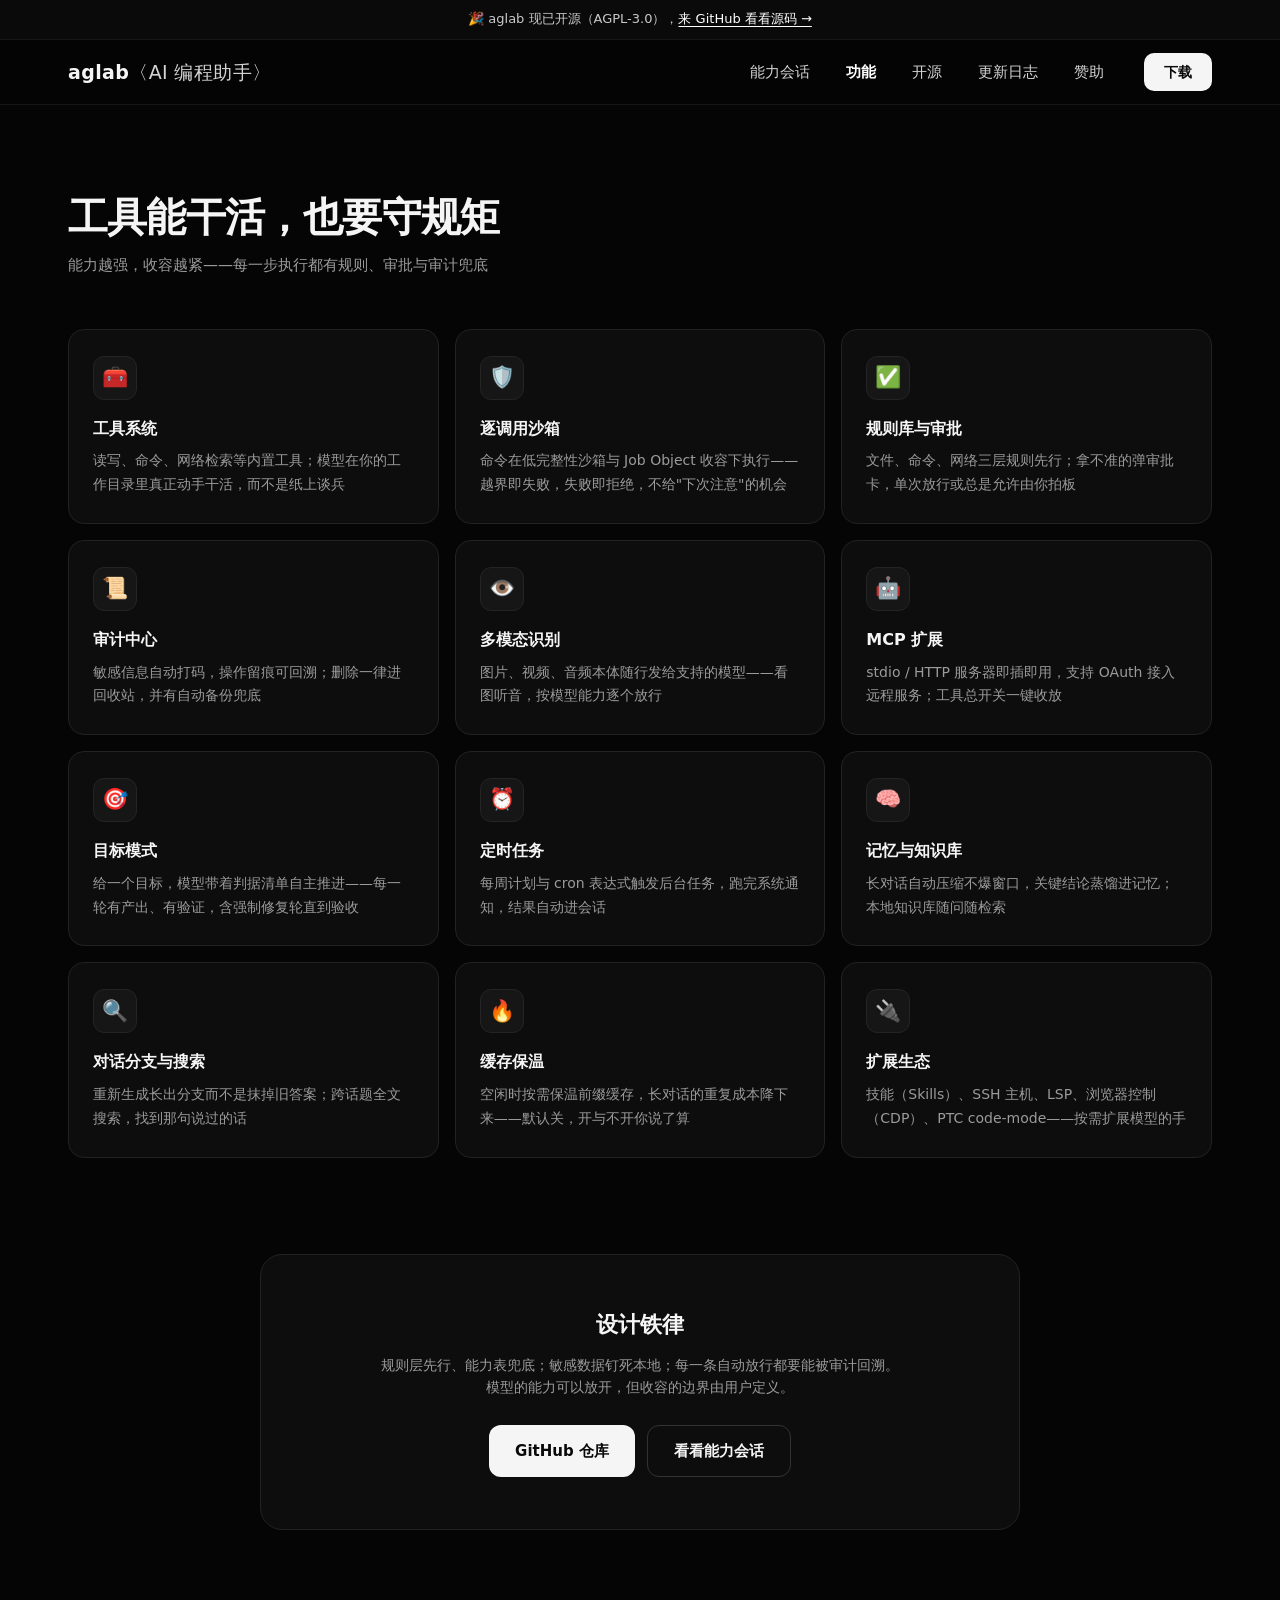
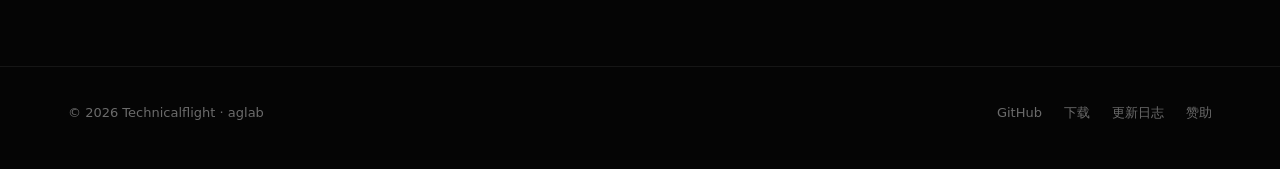
<file: features.html>
<!doctype html>
<html lang="zh-CN">
<head>
<meta charset="utf-8" />
<meta name="viewport" content="width=device-width, initial-scale=1.0, viewport-fit=cover" />
<title>功能 — aglab</title>
<meta name="description" content="aglab 的全部功能：工具系统与逐调用沙箱、审批与审计中心、MCP 扩展、目标模式、定时任务、记忆与知识库、多模态识别。" />
<link rel="icon" type="image/png" href="assets/icon.png" />
<link rel="stylesheet" href="styles.css" />
</head>
<body>

<div class="announce">🎉 aglab 现已开源（AGPL-3.0），<a href="https://github.com/Technicalflight/aglab" target="_blank" rel="noopener">来 GitHub 看看源码 →</a></div>

<nav>
  <div class="wrap nav-in">
    <a class="logo" href="index.html">aglab<span class="bracket">〈AI 编程助手〉</span></a>
    <div class="nav-links">
      <a href="sessions.html">能力会话</a>
      <a class="active" href="features.html">功能</a>
      <a href="opensource.html">开源</a>
      <a href="changelog.html">更新日志</a>
      <a href="sponsor.html">赞助</a>
    </div>
    <a class="nav-cta" href="https://github.com/Technicalflight/aglab/releases" target="_blank" rel="noopener">下载</a>
  </div>
</nav>

<section>
  <div class="wrap">
    <div class="sec-head">
      <h2>工具能干活，也要守规矩</h2>
      <p>能力越强，收容越紧——每一步执行都有规则、审批与审计兜底</p>
    </div>
    <div class="features">
      <div class="card"><span class="em">🧰</span><h3>工具系统</h3><p>读写、命令、网络检索等内置工具；模型在你的工作目录里真正动手干活，而不是纸上谈兵</p></div>
      <div class="card"><span class="em">🛡️</span><h3>逐调用沙箱</h3><p>命令在低完整性沙箱与 Job Object 收容下执行——越界即失败，失败即拒绝，不给"下次注意"的机会</p></div>
      <div class="card"><span class="em">✅</span><h3>规则库与审批</h3><p>文件、命令、网络三层规则先行；拿不准的弹审批卡，单次放行或总是允许由你拍板</p></div>
      <div class="card"><span class="em">📜</span><h3>审计中心</h3><p>敏感信息自动打码，操作留痕可回溯；删除一律进回收站，并有自动备份兜底</p></div>
      <div class="card"><span class="em">👁️</span><h3>多模态识别</h3><p>图片、视频、音频本体随行发给支持的模型——看图听音，按模型能力逐个放行</p></div>
      <div class="card"><span class="em">🤖</span><h3>MCP 扩展</h3><p>stdio / HTTP 服务器即插即用，支持 OAuth 接入远程服务；工具总开关一键收放</p></div>
      <div class="card"><span class="em">🎯</span><h3>目标模式</h3><p>给一个目标，模型带着判据清单自主推进——每一轮有产出、有验证，含强制修复轮直到验收</p></div>
      <div class="card"><span class="em">⏰</span><h3>定时任务</h3><p>每周计划与 cron 表达式触发后台任务，跑完系统通知，结果自动进会话</p></div>
      <div class="card"><span class="em">🧠</span><h3>记忆与知识库</h3><p>长对话自动压缩不爆窗口，关键结论蒸馏进记忆；本地知识库随问随检索</p></div>
      <div class="card"><span class="em">🔍</span><h3>对话分支与搜索</h3><p>重新生成长出分支而不是抹掉旧答案；跨话题全文搜索，找到那句说过的话</p></div>
      <div class="card"><span class="em">🔥</span><h3>缓存保温</h3><p>空闲时按需保温前缀缓存，长对话的重复成本降下来——默认关，开与不开你说了算</p></div>
      <div class="card"><span class="em">🔌</span><h3>扩展生态</h3><p>技能（Skills）、SSH 主机、LSP、浏览器控制（CDP）、PTC code-mode——按需扩展模型的手</p></div>
    </div>
  </div>
</section>

<section style="padding-top: 8px;">
  <div class="wrap">
    <div class="panel">
      <h3>设计铁律</h3>
      <p>规则层先行、能力表兜底；敏感数据钉死本地；每一条自动放行都要能被审计回溯。<br />模型的能力可以放开，但收容的边界由用户定义。</p>
      <div class="row">
        <a class="btn btn-primary" href="https://github.com/Technicalflight/aglab" target="_blank" rel="noopener">GitHub 仓库</a>
        <a class="btn btn-ghost" href="sessions.html">看看能力会话</a>
      </div>
    </div>
  </div>
</section>

<footer>
  <div class="wrap foot">
    <span>© 2026 Technicalflight · aglab</span>
    <div class="links">
      <a href="https://github.com/Technicalflight/aglab" target="_blank" rel="noopener">GitHub</a>
      <a href="https://github.com/Technicalflight/aglab/releases" target="_blank" rel="noopener">下载</a>
      <a href="changelog.html">更新日志</a><a href="sponsor.html">赞助</a>
    </div>
  </div>
</footer>

</body>
</html>
</file>
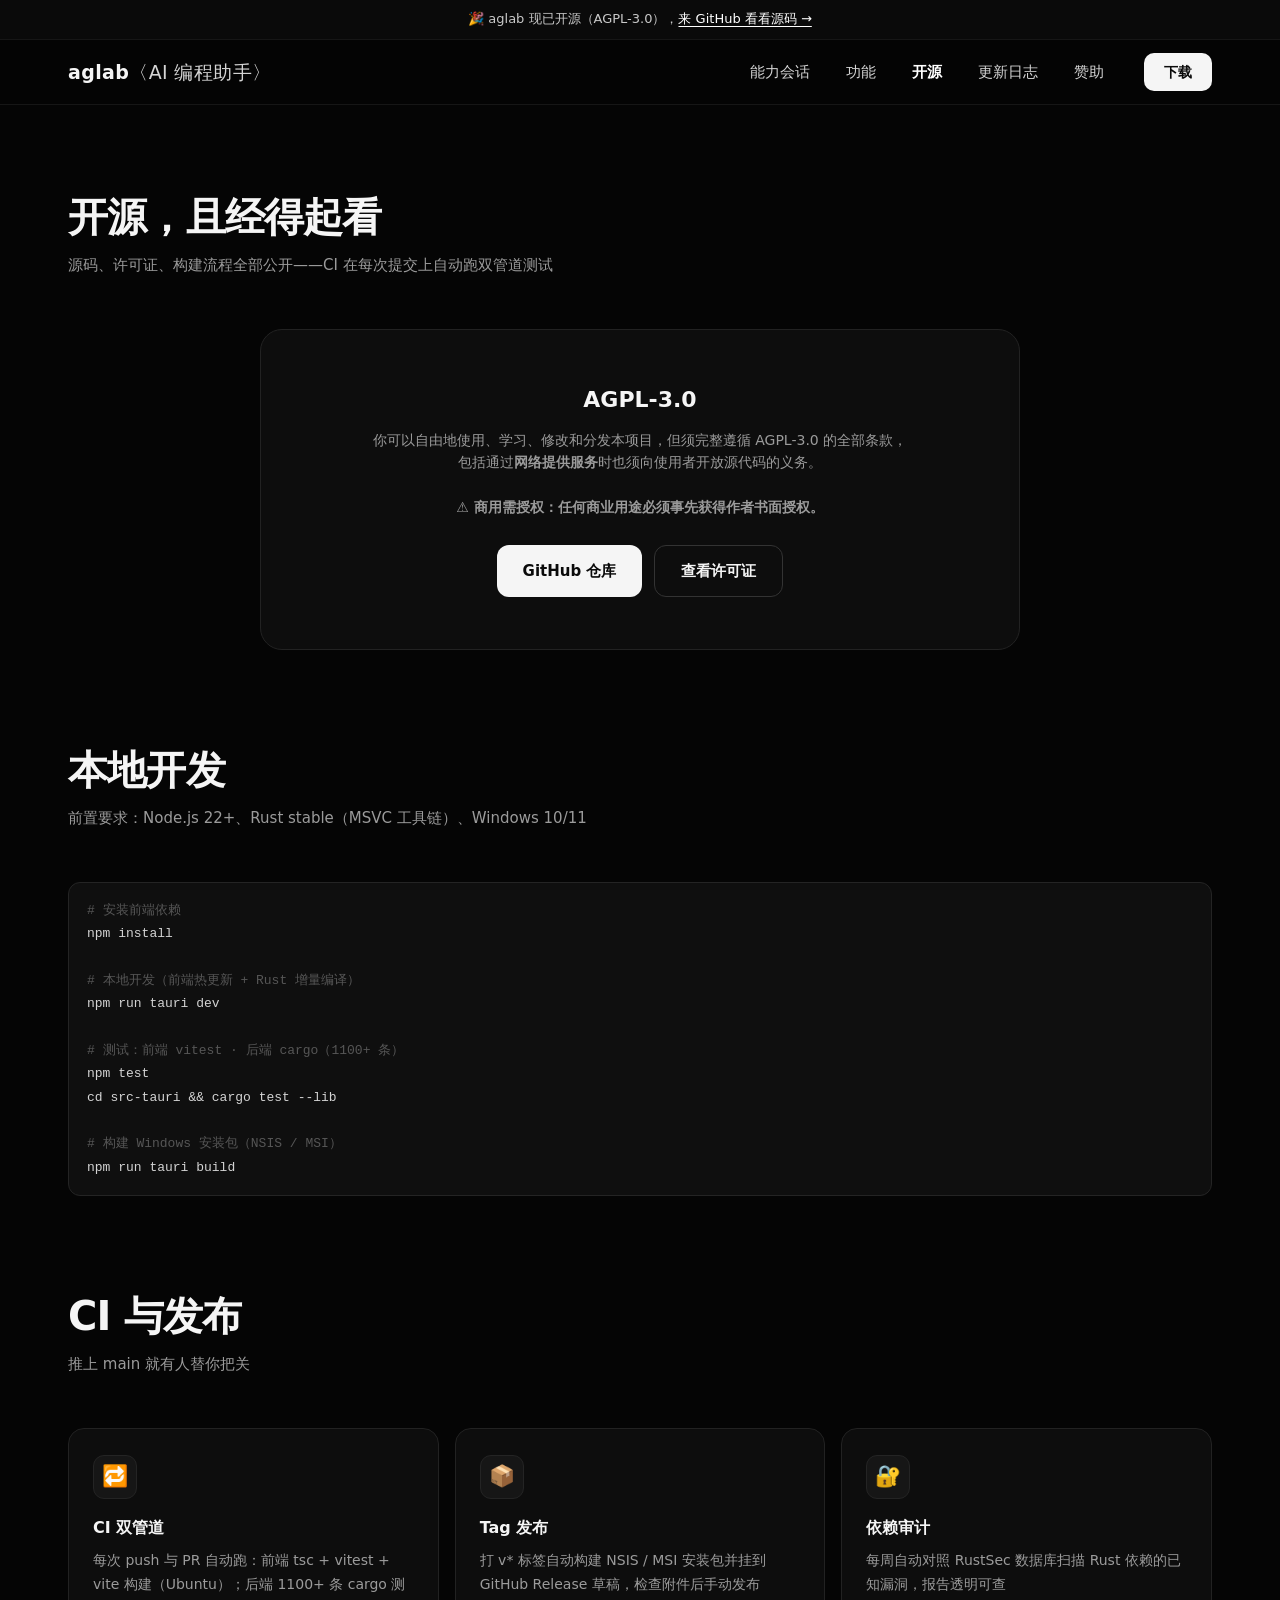
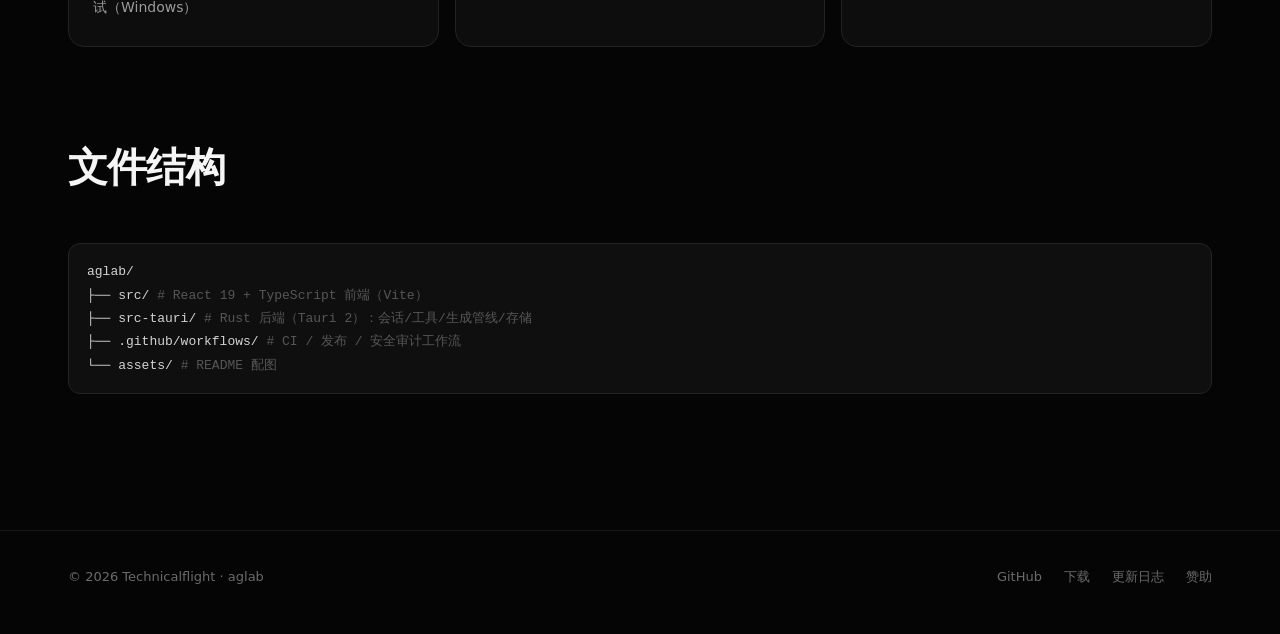
<file: opensource.html>
<!doctype html>
<html lang="zh-CN">
<head>
<meta charset="utf-8" />
<meta name="viewport" content="width=device-width, initial-scale=1.0, viewport-fit=cover" />
<title>开源与开发 — aglab</title>
<meta name="description" content="aglab 基于 AGPL-3.0 开源：源码、许可证、本地开发与构建说明、CI 与发布流程。" />
<link rel="icon" type="image/png" href="assets/icon.png" />
<link rel="stylesheet" href="styles.css" />
</head>
<body>

<div class="announce">🎉 aglab 现已开源（AGPL-3.0），<a href="https://github.com/Technicalflight/aglab" target="_blank" rel="noopener">来 GitHub 看看源码 →</a></div>

<nav>
  <div class="wrap nav-in">
    <a class="logo" href="index.html">aglab<span class="bracket">〈AI 编程助手〉</span></a>
    <div class="nav-links">
      <a href="sessions.html">能力会话</a>
      <a href="features.html">功能</a>
      <a class="active" href="opensource.html">开源</a>
      <a href="changelog.html">更新日志</a>
      <a href="sponsor.html">赞助</a>
    </div>
    <a class="nav-cta" href="https://github.com/Technicalflight/aglab/releases" target="_blank" rel="noopener">下载</a>
  </div>
</nav>

<section>
  <div class="wrap">
    <div class="sec-head">
      <h2>开源，且经得起看</h2>
      <p>源码、许可证、构建流程全部公开——CI 在每次提交上自动跑双管道测试</p>
    </div>
    <div class="panel">
      <h3>AGPL-3.0</h3>
      <p>你可以自由地使用、学习、修改和分发本项目，但须完整遵循 AGPL-3.0 的全部条款，<br />包括通过<b>网络提供服务</b>时也须向使用者开放源代码的义务。<br /><br /><b>⚠️ 商用需授权：任何商业用途必须事先获得作者书面授权。</b></p>
      <div class="row">
        <a class="btn btn-primary" href="https://github.com/Technicalflight/aglab" target="_blank" rel="noopener">GitHub 仓库</a>
        <a class="btn btn-ghost" href="https://github.com/Technicalflight/aglab/blob/main/LICENSE" target="_blank" rel="noopener">查看许可证</a>
      </div>
    </div>
  </div>
</section>

<section style="padding-top: 8px;">
  <div class="wrap">
    <div class="sec-head">
      <h2>本地开发</h2>
      <p>前置要求：Node.js 22+、Rust stable（MSVC 工具链）、Windows 10/11</p>
    </div>
    <div class="code">
      <span class="c"># 安装前端依赖</span><br />
      npm install<br /><br />
      <span class="c"># 本地开发（前端热更新 + Rust 增量编译）</span><br />
      npm run tauri dev<br /><br />
      <span class="c"># 测试：前端 vitest · 后端 cargo（1100+ 条）</span><br />
      npm test<br />
      cd src-tauri && cargo test --lib<br /><br />
      <span class="c"># 构建 Windows 安装包（NSIS / MSI）</span><br />
      npm run tauri build
    </div>
  </div>
</section>

<section style="padding-top: 8px;">
  <div class="wrap">
    <div class="sec-head">
      <h2>CI 与发布</h2>
      <p>推上 main 就有人替你把关</p>
    </div>
    <div class="features">
      <div class="card"><span class="em">🔁</span><h3>CI 双管道</h3><p>每次 push 与 PR 自动跑：前端 tsc + vitest + vite 构建（Ubuntu）；后端 1100+ 条 cargo 测试（Windows）</p></div>
      <div class="card"><span class="em">📦</span><h3>Tag 发布</h3><p>打 v* 标签自动构建 NSIS / MSI 安装包并挂到 GitHub Release 草稿，检查附件后手动发布</p></div>
      <div class="card"><span class="em">🔐</span><h3>依赖审计</h3><p>每周自动对照 RustSec 数据库扫描 Rust 依赖的已知漏洞，报告透明可查</p></div>
    </div>
  </div>
</section>

<section style="padding-top: 8px;">
  <div class="wrap">
    <div class="sec-head">
      <h2>文件结构</h2>
    </div>
    <div class="code">
      aglab/<br />
      ├── src/                  <span class="c"># React 19 + TypeScript 前端（Vite）</span><br />
      ├── src-tauri/            <span class="c"># Rust 后端（Tauri 2）：会话/工具/生成管线/存储</span><br />
      ├── .github/workflows/    <span class="c"># CI / 发布 / 安全审计工作流</span><br />
      └── assets/               <span class="c"># README 配图</span>
    </div>
  </div>
</section>

<footer>
  <div class="wrap foot">
    <span>© 2026 Technicalflight · aglab</span>
    <div class="links">
      <a href="https://github.com/Technicalflight/aglab" target="_blank" rel="noopener">GitHub</a>
      <a href="https://github.com/Technicalflight/aglab/releases" target="_blank" rel="noopener">下载</a>
      <a href="changelog.html">更新日志</a><a href="sponsor.html">赞助</a>
    </div>
  </div>
</footer>

</body>
</html>
</file>
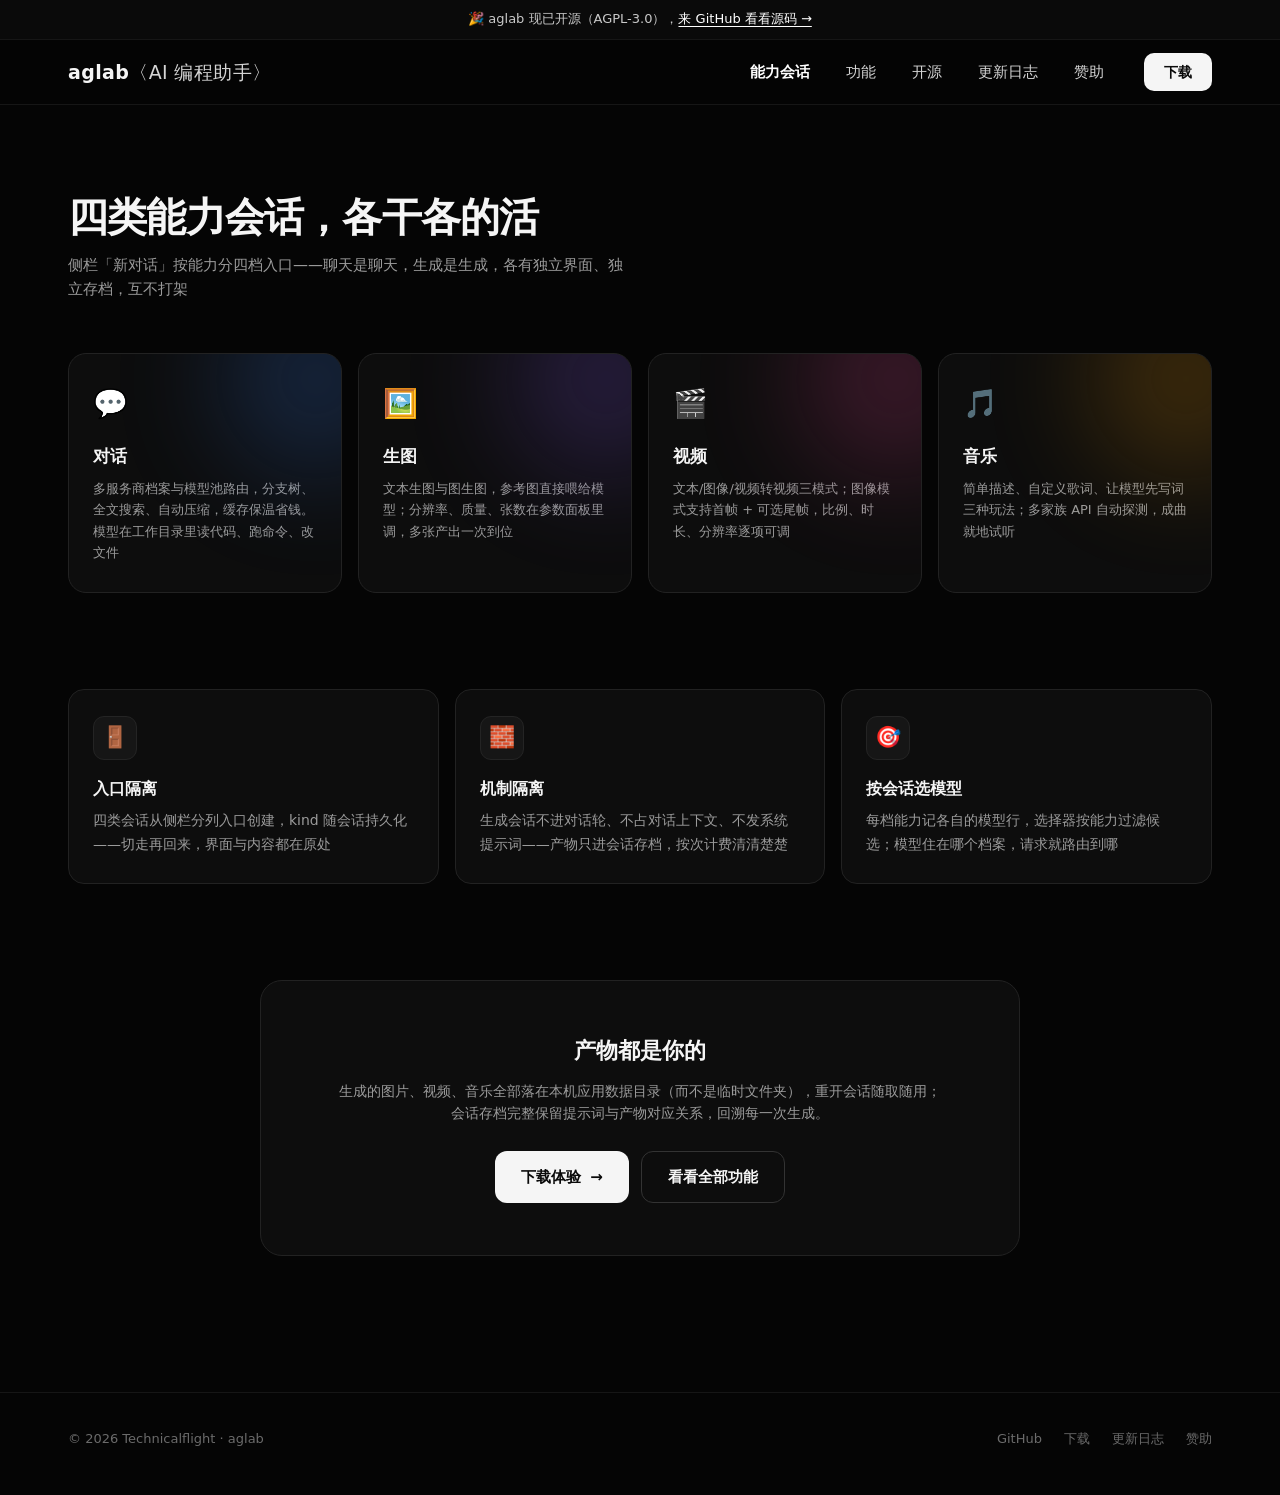
<file: sessions.html>
<!doctype html>
<html lang="zh-CN">
<head>
<meta charset="utf-8" />
<meta name="viewport" content="width=device-width, initial-scale=1.0, viewport-fit=cover" />
<title>能力会话 — aglab</title>
<meta name="description" content="aglab 的四类能力会话：对话、生图、视频、音乐——各有独立界面与存档，生成会话与对话机制完全隔离，不占对话上下文。" />
<link rel="icon" type="image/png" href="assets/icon.png" />
<link rel="stylesheet" href="styles.css" />
</head>
<body>

<div class="announce">🎉 aglab 现已开源（AGPL-3.0），<a href="https://github.com/Technicalflight/aglab" target="_blank" rel="noopener">来 GitHub 看看源码 →</a></div>

<nav>
  <div class="wrap nav-in">
    <a class="logo" href="index.html">aglab<span class="bracket">〈AI 编程助手〉</span></a>
    <div class="nav-links">
      <a class="active" href="sessions.html">能力会话</a>
      <a href="features.html">功能</a>
      <a href="opensource.html">开源</a>
      <a href="changelog.html">更新日志</a>
      <a href="sponsor.html">赞助</a>
    </div>
    <a class="nav-cta" href="https://github.com/Technicalflight/aglab/releases" target="_blank" rel="noopener">下载</a>
  </div>
</nav>

<section>
  <div class="wrap">
    <div class="sec-head">
      <h2>四类能力会话，各干各的活</h2>
      <p>侧栏「新对话」按能力分四档入口——聊天是聊天，生成是生成，各有独立界面、独立存档，互不打架</p>
    </div>
    <div class="sessions">
      <div class="session s-chat"><span class="em">💬</span><h3>对话</h3><p>多服务商档案与模型池路由，分支树、全文搜索、自动压缩，缓存保温省钱。模型在工作目录里读代码、跑命令、改文件</p></div>
      <div class="session s-image"><span class="em">🖼️</span><h3>生图</h3><p>文本生图与图生图，参考图直接喂给模型；分辨率、质量、张数在参数面板里调，多张产出一次到位</p></div>
      <div class="session s-video"><span class="em">🎬</span><h3>视频</h3><p>文本/图像/视频转视频三模式；图像模式支持首帧 + 可选尾帧，比例、时长、分辨率逐项可调</p></div>
      <div class="session s-music"><span class="em">🎵</span><h3>音乐</h3><p>简单描述、自定义歌词、让模型先写词三种玩法；多家族 API 自动探测，成曲就地试听</p></div>
    </div>
  </div>
</section>

<section style="padding-top: 8px;">
  <div class="wrap">
    <div class="features">
      <div class="card"><span class="em">🚪</span><h3>入口隔离</h3><p>四类会话从侧栏分列入口创建，kind 随会话持久化——切走再回来，界面与内容都在原处</p></div>
      <div class="card"><span class="em">🧱</span><h3>机制隔离</h3><p>生成会话不进对话轮、不占对话上下文、不发系统提示词——产物只进会话存档，按次计费清清楚楚</p></div>
      <div class="card"><span class="em">🎯</span><h3>按会话选模型</h3><p>每档能力记各自的模型行，选择器按能力过滤候选；模型住在哪个档案，请求就路由到哪</p></div>
    </div>
  </div>
</section>

<section style="padding-top: 8px;">
  <div class="wrap">
    <div class="panel">
      <h3>产物都是你的</h3>
      <p>生成的图片、视频、音乐全部落在本机应用数据目录（而不是临时文件夹），重开会话随取随用；<br />会话存档完整保留提示词与产物对应关系，回溯每一次生成。</p>
      <div class="row">
        <a class="btn btn-primary" href="https://github.com/Technicalflight/aglab/releases" target="_blank" rel="noopener">下载体验 <span class="arrow">→</span></a>
        <a class="btn btn-ghost" href="features.html">看看全部功能</a>
      </div>
    </div>
  </div>
</section>

<footer>
  <div class="wrap foot">
    <span>© 2026 Technicalflight · aglab</span>
    <div class="links">
      <a href="https://github.com/Technicalflight/aglab" target="_blank" rel="noopener">GitHub</a>
      <a href="https://github.com/Technicalflight/aglab/releases" target="_blank" rel="noopener">下载</a>
      <a href="changelog.html">更新日志</a><a href="sponsor.html">赞助</a>
    </div>
  </div>
</footer>

</body>
</html>
</file>
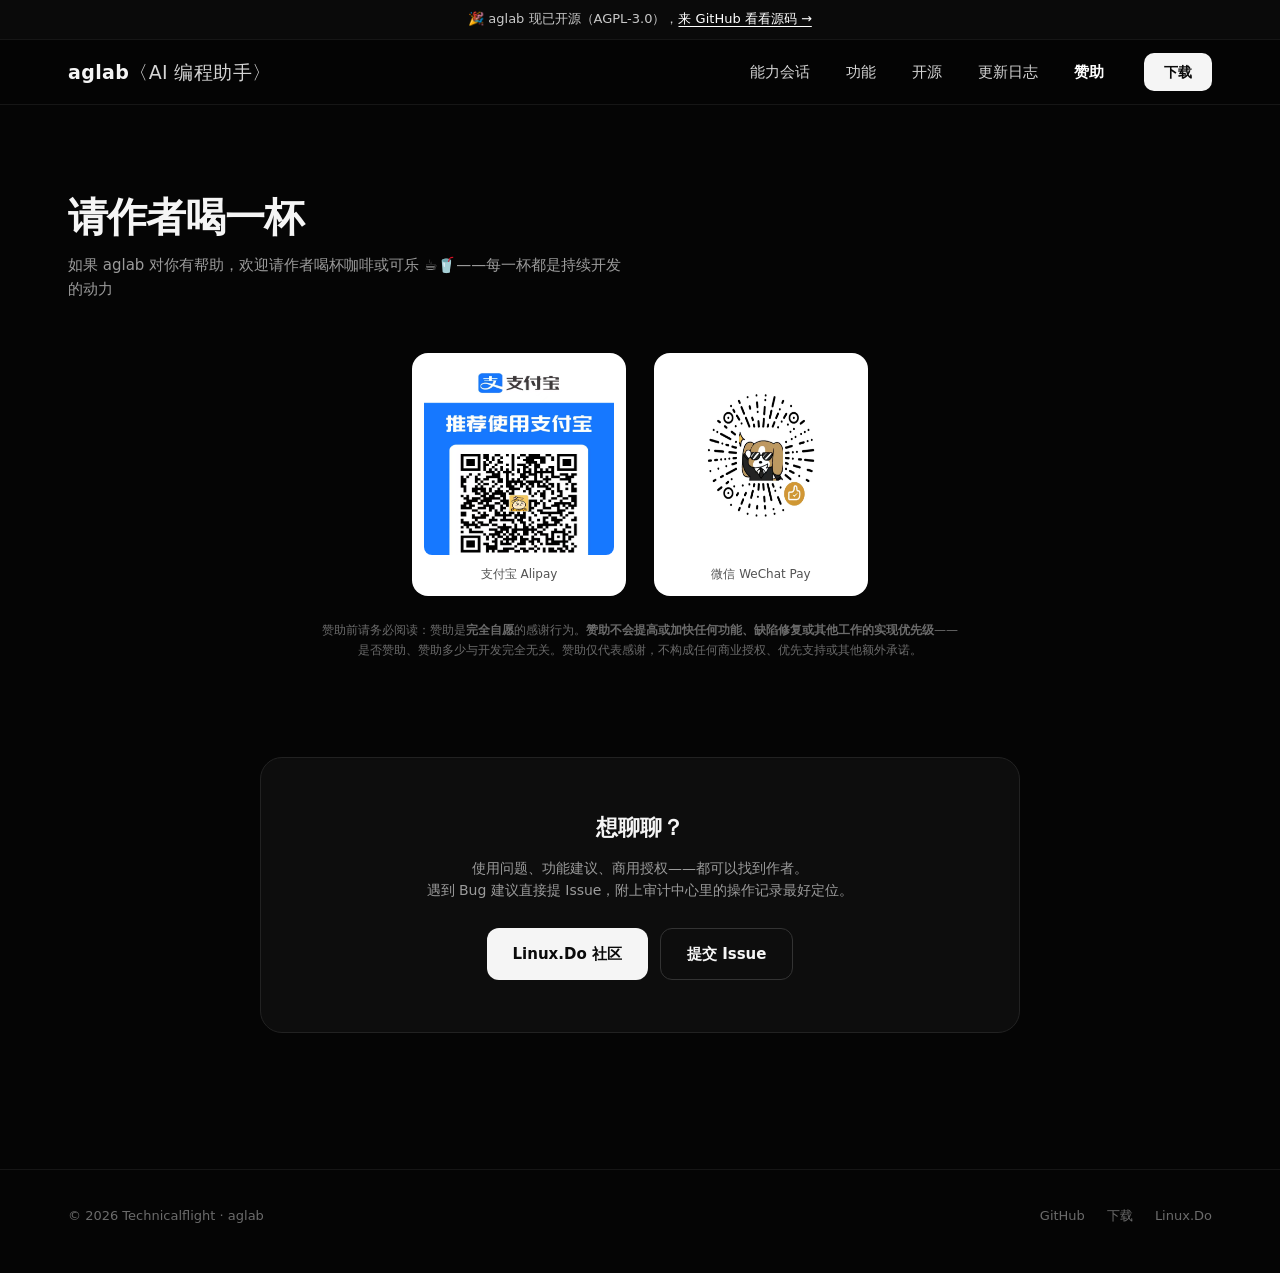
<file: sponsor.html>
<!doctype html>
<html lang="zh-CN">
<head>
<meta charset="utf-8" />
<meta name="viewport" content="width=device-width, initial-scale=1.0, viewport-fit=cover" />
<title>赞助 — aglab</title>
<meta name="description" content="如果 aglab 对你有帮助，欢迎请作者喝杯咖啡——赞助完全自愿，与功能优先级无关。" />
<link rel="icon" type="image/png" href="assets/icon.png" />
<link rel="stylesheet" href="styles.css" />
</head>
<body>

<div class="announce">🎉 aglab 现已开源（AGPL-3.0），<a href="https://github.com/Technicalflight/aglab" target="_blank" rel="noopener">来 GitHub 看看源码 →</a></div>

<nav>
  <div class="wrap nav-in">
    <a class="logo" href="index.html">aglab<span class="bracket">〈AI 编程助手〉</span></a>
    <div class="nav-links">
      <a href="sessions.html">能力会话</a>
      <a href="features.html">功能</a>
      <a href="opensource.html">开源</a>
      <a href="changelog.html">更新日志</a>
      <a class="active" href="sponsor.html">赞助</a>
    </div>
    <a class="nav-cta" href="https://github.com/Technicalflight/aglab/releases" target="_blank" rel="noopener">下载</a>
  </div>
</nav>

<section>
  <div class="wrap">
    <div class="sec-head">
      <h2>请作者喝一杯</h2>
      <p>如果 aglab 对你有帮助，欢迎请作者喝杯咖啡或可乐 ☕🥤——每一杯都是持续开发的动力</p>
    </div>
    <div class="qrs">
      <figure class="qr"><img src="assets/alipay_qr.png" alt="支付宝收款码" /><figcaption>支付宝 Alipay</figcaption></figure>
      <figure class="qr"><img src="assets/wechat_qr.png" alt="微信收款码" /><figcaption>微信 WeChat Pay</figcaption></figure>
    </div>
    <p class="sponsor-note">
      赞助前请务必阅读：赞助是<b>完全自愿</b>的感谢行为。<b>赞助不会提高或加快任何功能、缺陷修复或其他工作的实现优先级</b>——<br />
      是否赞助、赞助多少与开发完全无关。赞助仅代表感谢，不构成任何商业授权、优先支持或其他额外承诺。
    </p>
  </div>
</section>

<section style="padding-top: 8px;">
  <div class="wrap">
    <div class="panel">
      <h3>想聊聊？</h3>
      <p>使用问题、功能建议、商用授权——都可以找到作者。<br />遇到 Bug 建议直接提 Issue，附上审计中心里的操作记录最好定位。</p>
      <div class="row">
        <a class="btn btn-primary" href="https://linux.do" target="_blank" rel="noopener">Linux.Do 社区</a>
        <a class="btn btn-ghost" href="https://github.com/Technicalflight/aglab/issues" target="_blank" rel="noopener">提交 Issue</a>
      </div>
    </div>
  </div>
</section>

<footer>
  <div class="wrap foot">
    <span>© 2026 Technicalflight · aglab</span>
    <div class="links">
      <a href="https://github.com/Technicalflight/aglab" target="_blank" rel="noopener">GitHub</a>
      <a href="https://github.com/Technicalflight/aglab/releases" target="_blank" rel="noopener">下载</a>
      <a href="https://linux.do" target="_blank" rel="noopener">Linux.Do</a>
    </div>
  </div>
</footer>

</body>
</html>
</file>
<file: styles.css>
/* ========== 令牌：深色开发者风（对齐 platform.kimi.com 的黑底白字 + 透视产品视觉） ========== */
:root {
  --bg: #050505;
  --panel: #0d0d0d;
  --panel-2: #111111;
  --border: #222222;
  --border-hi: #333333;
  --text: #f5f5f5;
  --muted: #9b9b9b;
  --dim: #6b6b6b;
  --ok: #22c55e;
}
* { box-sizing: border-box; margin: 0; padding: 0; }
html { scroll-behavior: smooth; }
body {
  background: var(--bg);
  color: var(--text);
  font-family: ui-sans-serif, system-ui, -apple-system, "Segoe UI", "PingFang SC", "Hiragino Sans GB", "Microsoft YaHei", sans-serif;
  line-height: 1.6;
  -webkit-font-smoothing: antialiased;
  overflow-x: hidden;
}
a { color: inherit; text-decoration: none; }
.wrap { max-width: 1200px; margin: 0 auto; padding: 0 28px; }

/* ========== 顶部公告条 ========== */
.announce {
  text-align: center; font-size: 13px; padding: 9px 16px;
  background: #0a0a0a; border-bottom: 1px solid #161616; color: #c9c9c9;
}
.announce a { text-decoration: underline; text-underline-offset: 3px; color: #fff; }
.announce a:hover { color: var(--dim); }

/* ========== 导航 ========== */
nav {
  position: sticky; top: 0; z-index: 50;
  background: rgba(5, 5, 5, .82);
  backdrop-filter: blur(14px); -webkit-backdrop-filter: blur(14px);
  border-bottom: 1px solid #161616;
}
.nav-in { display: flex; align-items: center; height: 64px; gap: 40px; }
.logo { font-weight: 800; font-size: 19px; letter-spacing: .02em; white-space: nowrap; }
.logo .bracket { font-weight: 300; color: #d4d4d4; }
.nav-links { display: flex; gap: 36px; margin-left: auto; font-size: 15px; color: #d4d4d4; }
.nav-links a { transition: color .15s; white-space: nowrap; }
.nav-links a:hover { color: #ffffff; }
.nav-links a.active { color: #ffffff; font-weight: 600; }
.nav-cta {
  background: #f5f5f5; color: #0a0a0a; font-weight: 600; font-size: 14px;
  padding: 8px 20px; border-radius: 10px; transition: opacity .15s, transform .15s;
}
.nav-cta:hover { opacity: .85; transform: translateY(-1px); }

/* ========== Hero ========== */
.hero { position: relative; padding: 88px 0 110px; overflow: hidden; }
.hero::before {
  content: ""; position: absolute; inset: 0; z-index: 0; pointer-events: none;
  background:
    radial-gradient(600px 320px at 78% 42%, rgba(59, 130, 246, .13), transparent 70%),
    radial-gradient(520px 300px at 88% 70%, rgba(139, 92, 246, .10), transparent 70%);
}
.hero-grid { position: relative; z-index: 1; display: grid; grid-template-columns: 0.9fr 1.1fr; gap: 48px; align-items: center; }
.hero-badge {
  display: inline-block; padding: 8px 16px; border-radius: 10px;
  background: #161616; border: 1px solid #262626; color: #d4d4d4;
  font-size: 14px; margin-bottom: 28px;
}
.hero h1 {
  font-size: clamp(44px, 5.6vw, 76px); font-weight: 800; line-height: 1.12;
  letter-spacing: -.02em;
  background: linear-gradient(180deg, #ffffff 20%, #8f8f8f 100%);
  -webkit-background-clip: text; background-clip: text; color: transparent;
}
.hero .sub { margin-top: 26px; font-size: 16px; color: var(--muted); max-width: 460px; line-height: 1.75; }
.hero .cta { margin-top: 38px; display: flex; gap: 14px; align-items: center; }
.btn {
  display: inline-flex; align-items: center; gap: 9px;
  padding: 13px 26px; border-radius: 12px; font-size: 15px; font-weight: 600;
  transition: transform .15s, opacity .15s, border-color .15s, background .15s;
}
.btn:hover { transform: translateY(-2px); }
.btn-primary { background: #f5f5f5; color: #0a0a0a; }
.btn-primary:hover { opacity: .88; }
.btn-ghost { border: 1px solid var(--border-hi); color: var(--text); }
.btn-ghost:hover { border-color: #555; }
.arrow { transition: transform .15s; }
.btn:hover .arrow { transform: translateX(3px); }

/* 右侧：透视倾斜的应用界面模型（纯 CSS 手绘） */
.stage { perspective: 1600px; position: relative; min-height: 460px; }
.mockup {
  position: relative; transform: rotateX(12deg) rotateY(-20deg) rotate(2deg);
  transform-style: preserve-3d;
  background: var(--panel); border: 1px solid #262626; border-radius: 16px;
  box-shadow: 0 40px 120px rgba(0, 0, 0, .7), 0 0 0 1px rgba(255, 255, 255, .03) inset;
  overflow: hidden; font-size: 12px;
}
.mock-bar {
  display: flex; align-items: center; gap: 7px; padding: 11px 14px;
  border-bottom: 1px solid #1c1c1c; color: #8a8a8a;
}
.mock-bar .t { font-size: 11px; }
.dot { width: 10px; height: 10px; border-radius: 50%; background: #2e2e2e; }
.mock-body { padding: 16px; display: flex; flex-direction: column; gap: 12px; }
.bub { max-width: 86%; padding: 10px 13px; border-radius: 12px; line-height: 1.6; }
.bub-user { align-self: flex-end; background: #1d1d1d; color: #e5e5e5; border-bottom-right-radius: 4px; }
.bub-ai { align-self: flex-start; background: #141414; color: #b8b8b8; border-bottom-left-radius: 4px; }
.tool {
  display: inline-flex; align-items: center; gap: 8px; align-self: flex-start;
  font-family: ui-monospace, "Cascadia Code", Consolas, monospace; font-size: 11px;
  color: #a3a3a3; background: #101010; border: 1px solid #222; border-radius: 8px; padding: 6px 11px;
}
.tool .tag { color: #565656; }
.tool .ok { color: var(--ok); }
.float-card {
  position: absolute; right: -14px; bottom: -30px; width: 250px;
  background: #0f0f0f; border: 1px solid #2a2a2a; border-radius: 14px;
  box-shadow: 0 30px 80px rgba(0, 0, 0, .65);
  padding: 14px; font-size: 12px;
  transform: rotateX(12deg) rotateY(-20deg) translateZ(46px);
}
.float-card h4 { font-size: 11px; color: #7a7a7a; font-weight: 500; margin-bottom: 10px; }
.pool-row {
  display: flex; align-items: center; gap: 9px; padding: 8px 10px;
  border-radius: 9px; border: 1px solid #1e1e1e; margin-bottom: 7px; color: #d4d4d4;
}
.pool-row.active { border-color: #2f2f2f; background: #151515; }
.pool-row .st { width: 7px; height: 7px; border-radius: 50%; background: var(--ok); margin-left: auto; }
.pool-row .st.off { background: #333; }
.pool-row .nm { font-family: ui-monospace, Consolas, monospace; font-size: 11px; }

/* ========== Logo 走马灯 ========== */
.trust { border-top: 1px solid #131313; border-bottom: 1px solid #131313; background: #070707; padding: 34px 0; overflow: hidden; }
.trust-label { text-align: center; font-size: 13px; color: var(--dim); margin-bottom: 24px; }
.marquee { display: flex; overflow: hidden; mask-image: linear-gradient(90deg, transparent, #000 12%, #000 88%, transparent); }
.marquee-track { display: flex; gap: 72px; padding-right: 72px; animation: scroll 26s linear infinite; flex-shrink: 0; }
.marquee-track span {
  font-weight: 700; font-size: 20px; color: #565656; letter-spacing: -.01em; white-space: nowrap;
  transition: color .2s;
}
.marquee-track span:hover { color: #a3a3a3; }
.marquee-track .mono { font-family: ui-monospace, Consolas, monospace; font-weight: 600; }
@keyframes scroll { to { transform: translateX(-100%); } }

/* ========== 分区通用 ========== */
section { padding: 88px 0; }
.sec-head { margin-bottom: 52px; }
.sec-head h2 { font-size: clamp(28px, 3.6vw, 40px); font-weight: 800; letter-spacing: -.02em; line-height: 1.2; }
.sec-head p { margin-top: 12px; color: var(--muted); font-size: 15px; max-width: 560px; }

/* 能力会话：四块暗色瓦片 + 彩色氛围光 */
.sessions { display: grid; grid-template-columns: repeat(auto-fit, minmax(240px, 1fr)); gap: 16px; }
.session {
  position: relative; overflow: hidden;
  background: var(--panel); border: 1px solid var(--border); border-radius: 18px;
  padding: 28px 24px; transition: transform .18s, border-color .18s;
}
.session::before {
  content: ""; position: absolute; top: -70px; right: -70px; width: 190px; height: 190px;
  border-radius: 50%; filter: blur(58px); opacity: .22; pointer-events: none;
  transition: opacity .2s;
}
.session:hover { transform: translateY(-4px); border-color: var(--border-hi); }
.session:hover::before { opacity: .34; }
.session .em { font-size: 28px; }
.session h3 { margin-top: 16px; font-size: 17px; font-weight: 700; }
.session p { margin-top: 8px; font-size: 13px; color: var(--muted); line-height: 1.65; }
.session.s-chat::before { background: #3b82f6; }
.session.s-image::before { background: #8b5cf6; }
.session.s-video::before { background: #ec4899; }
.session.s-music::before { background: #f59e0b; }

/* 功能卡片 */
.features { display: grid; grid-template-columns: repeat(auto-fit, minmax(300px, 1fr)); gap: 16px; }
.card {
  background: var(--panel); border: 1px solid var(--border); border-radius: 16px;
  padding: 26px 24px; transition: transform .18s, border-color .18s;
}
.card:hover { transform: translateY(-3px); border-color: var(--border-hi); }
.card .em {
  display: inline-flex; align-items: center; justify-content: center;
  width: 44px; height: 44px; border-radius: 11px; font-size: 21px;
  background: #161616; border: 1px solid #242424;
}
.card h3 { margin-top: 16px; font-size: 16px; font-weight: 700; }
.card p { margin-top: 8px; font-size: 14px; color: var(--muted); line-height: 1.7; }

/* 首页的入口卡（去往各子页面） */
.link-card {
  display: flex; flex-direction: column; gap: 6px;
  background: var(--panel); border: 1px solid var(--border); border-radius: 16px;
  padding: 26px 24px; transition: transform .18s, border-color .18s;
}
.link-card:hover { transform: translateY(-3px); border-color: var(--border-hi); }
.link-card .em { font-size: 24px; }
.link-card h3 { font-size: 16px; font-weight: 700; margin-top: 10px; }
.link-card p { font-size: 13px; color: var(--muted); }
.link-card .go { margin-top: 12px; font-size: 13px; color: #e5e5e5; }

/* 开源 / 赞助 */
.panel {
  max-width: 760px; margin: 0 auto; text-align: center;
  background: var(--panel); border: 1px solid var(--border); border-radius: 22px;
  padding: 52px 34px;
}
.panel h3 { font-size: 22px; font-weight: 800; }
.panel p { margin-top: 12px; color: var(--muted); font-size: 14px; }
.panel .row { margin-top: 26px; display: flex; gap: 12px; justify-content: center; flex-wrap: wrap; }
.qrs { display: flex; gap: 28px; justify-content: center; flex-wrap: wrap; margin-top: 26px; }
.qr { background: #ffffff; border-radius: 16px; padding: 12px; }
.qr img { width: 190px; height: 190px; display: block; border-radius: 8px; }
.qr figcaption { margin-top: 10px; font-size: 12px; color: #525252; text-align: center; }
.sponsor-note { max-width: 640px; margin: 24px auto 0; font-size: 12px; color: var(--dim); text-align: center; line-height: 1.7; }

/* 开发命令块 */
.code {
  background: #0f0f0f; border: 1px solid #242424; border-radius: 12px;
  padding: 16px 18px; font-family: ui-monospace, "Cascadia Code", Consolas, monospace;
  font-size: 13px; color: #d4d4d4; overflow-x: auto; line-height: 1.8;
}
.code .c { color: #565656; }

footer { border-top: 1px solid #161616; padding: 36px 0 46px; margin-top: 48px; }
.foot { display: flex; align-items: center; justify-content: space-between; flex-wrap: wrap; gap: 14px; font-size: 13px; color: var(--dim); }
.foot a:hover { color: var(--text); }
.foot .links { display: flex; gap: 22px; }

@media (max-width: 960px) {
  .hero-grid { grid-template-columns: 1fr; }
  .stage { min-height: 0; margin-top: 26px; }
  .mockup, .float-card { transform: none; }
  .float-card { position: static; width: 100%; margin-top: 14px; }
  .nav-links { display: none; }
  section { padding: 64px 0; }
}

/* ========== 更新日志 ========== */
.cl-layout { display: grid; grid-template-columns: 1fr 200px; gap: 56px; align-items: start; }
.cl-entry { padding: 44px 0; border-top: 1px solid #161616; }
.cl-main .cl-entry:first-child { padding-top: 0; border-top: 0; }
.cl-head { display: flex; align-items: center; gap: 12px; flex-wrap: wrap; }
.cl-ver {
  font-size: 22px; font-weight: 800; letter-spacing: -.01em; color: var(--text);
  transition: color .15s;
}
.cl-ver:hover { color: #ffffff; text-decoration: underline; text-underline-offset: 5px; }
.cl-badge {
  font-size: 11px; font-weight: 700; color: #0a0a0a; background: #f5f5f5;
  border-radius: 6px; padding: 2px 9px;
}
.cl-date { color: var(--dim); font-size: 13px; }
.cl-groups { margin-top: 20px; display: flex; flex-direction: column; gap: 16px; }
.cl-group { display: grid; grid-template-columns: 92px 1fr; gap: 14px; align-items: start; }
.cl-tag {
  justify-self: start; font-size: 12px; font-weight: 600; padding: 3px 11px;
  border-radius: 999px; border: 1px solid #242424; background: #141414; color: var(--muted);
}
.cl-tag.add { color: #4ade80; border-color: rgba(34, 197, 94, .28); }
.cl-tag.fix { color: #60a5fa; border-color: rgba(96, 165, 250, .28); }
.cl-tag.build { color: #a78bfa; border-color: rgba(167, 139, 250, .28); }
.cl-group ul { list-style: none; display: flex; flex-direction: column; gap: 9px; }
.cl-group li {
  position: relative; padding-left: 16px;
  font-size: 14px; color: var(--muted); line-height: 1.75;
}
.cl-group li::before {
  content: ""; position: absolute; left: 0; top: .74em;
  width: 5px; height: 5px; border-radius: 50%; background: #3a3a3a;
}
.cl-group li strong { color: #e5e5e5; font-weight: 600; }

/* 右缘的版本快速导航（桌面端显示） */
.cl-nav { position: sticky; top: 96px; }
.cl-nav h4 {
  font-size: 12px; font-weight: 600; letter-spacing: .06em;
  color: var(--dim); margin-bottom: 12px;
}
.cl-nav a {
  display: flex; align-items: baseline; justify-content: space-between; gap: 10px;
  font-size: 13px; color: var(--muted); padding: 6px 0; transition: color .15s;
}
.cl-nav a:hover { color: #ffffff; }
.cl-nav .cl-nav-date { font-size: 11px; color: var(--dim); white-space: nowrap; }

@media (max-width: 960px) {
  .cl-layout { grid-template-columns: 1fr; }
  .cl-nav { display: none; }
  .cl-group { grid-template-columns: 1fr; gap: 8px; }
}
</file>
